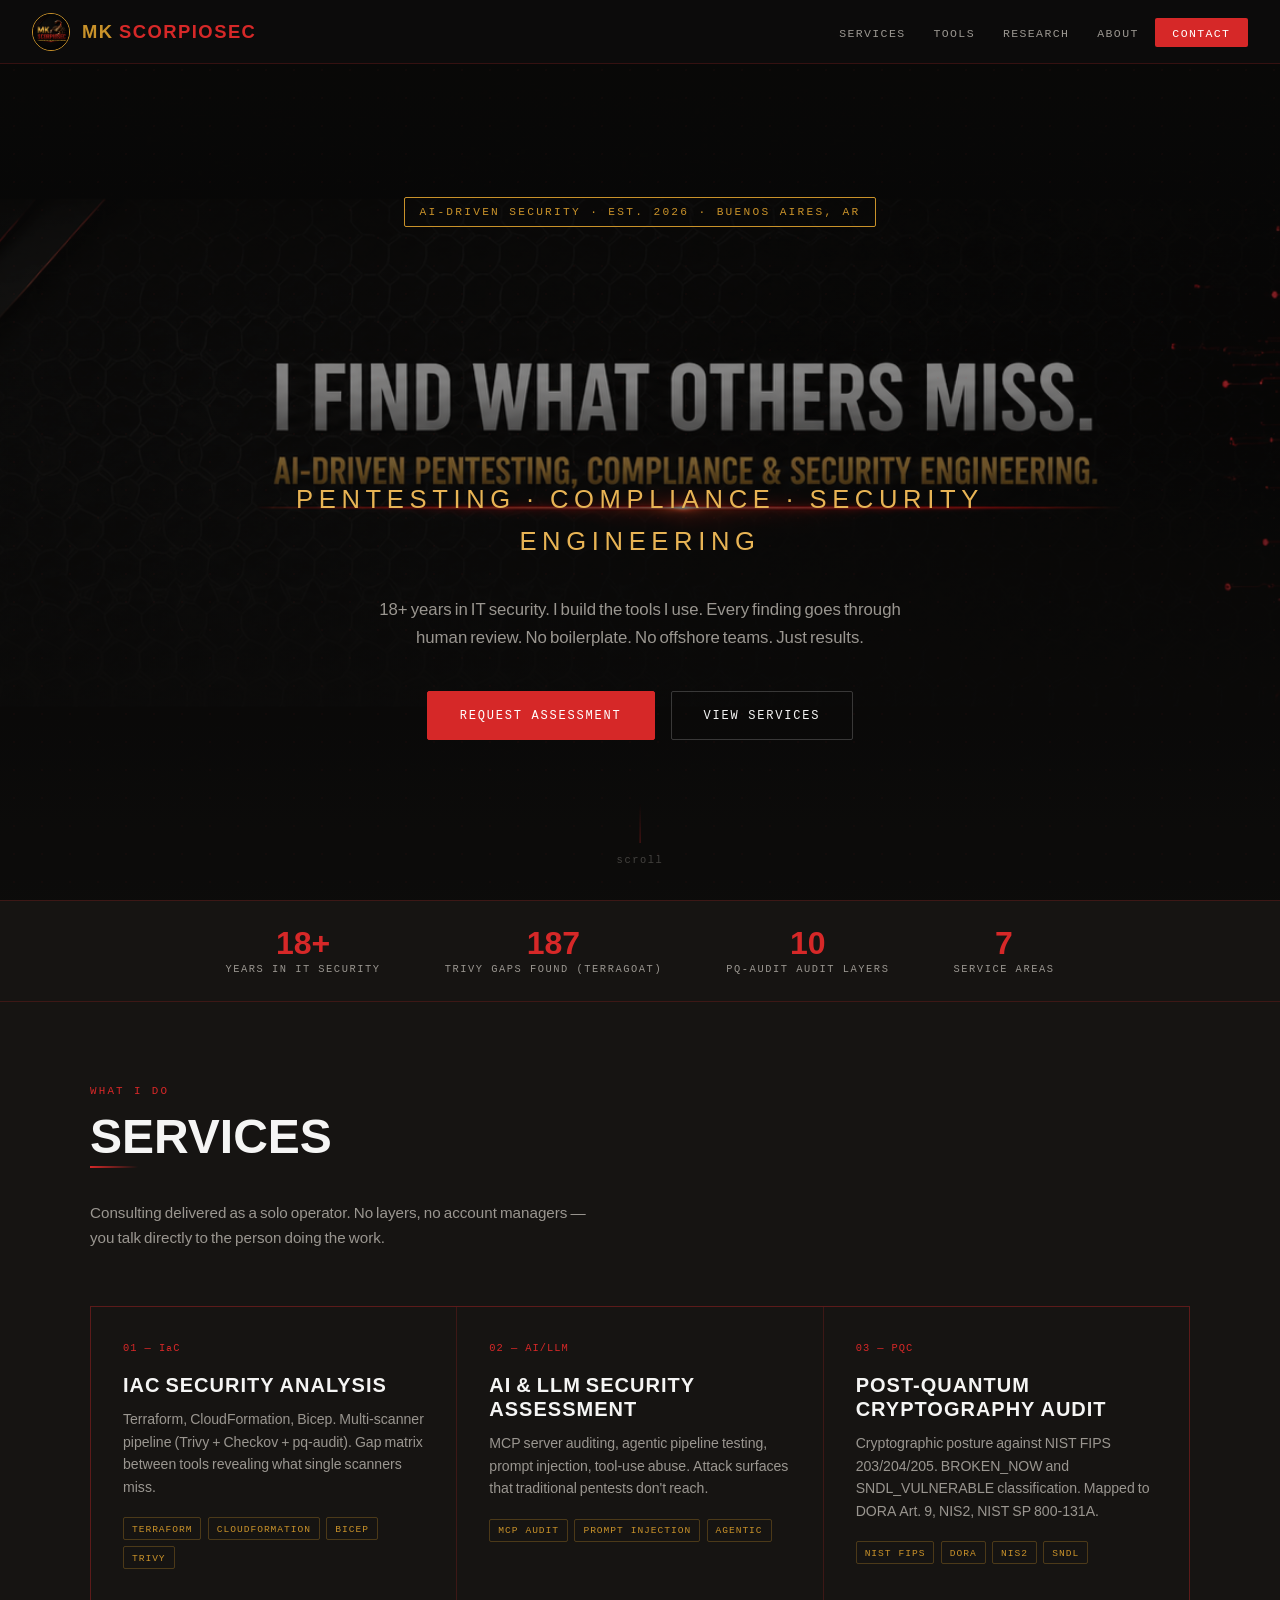
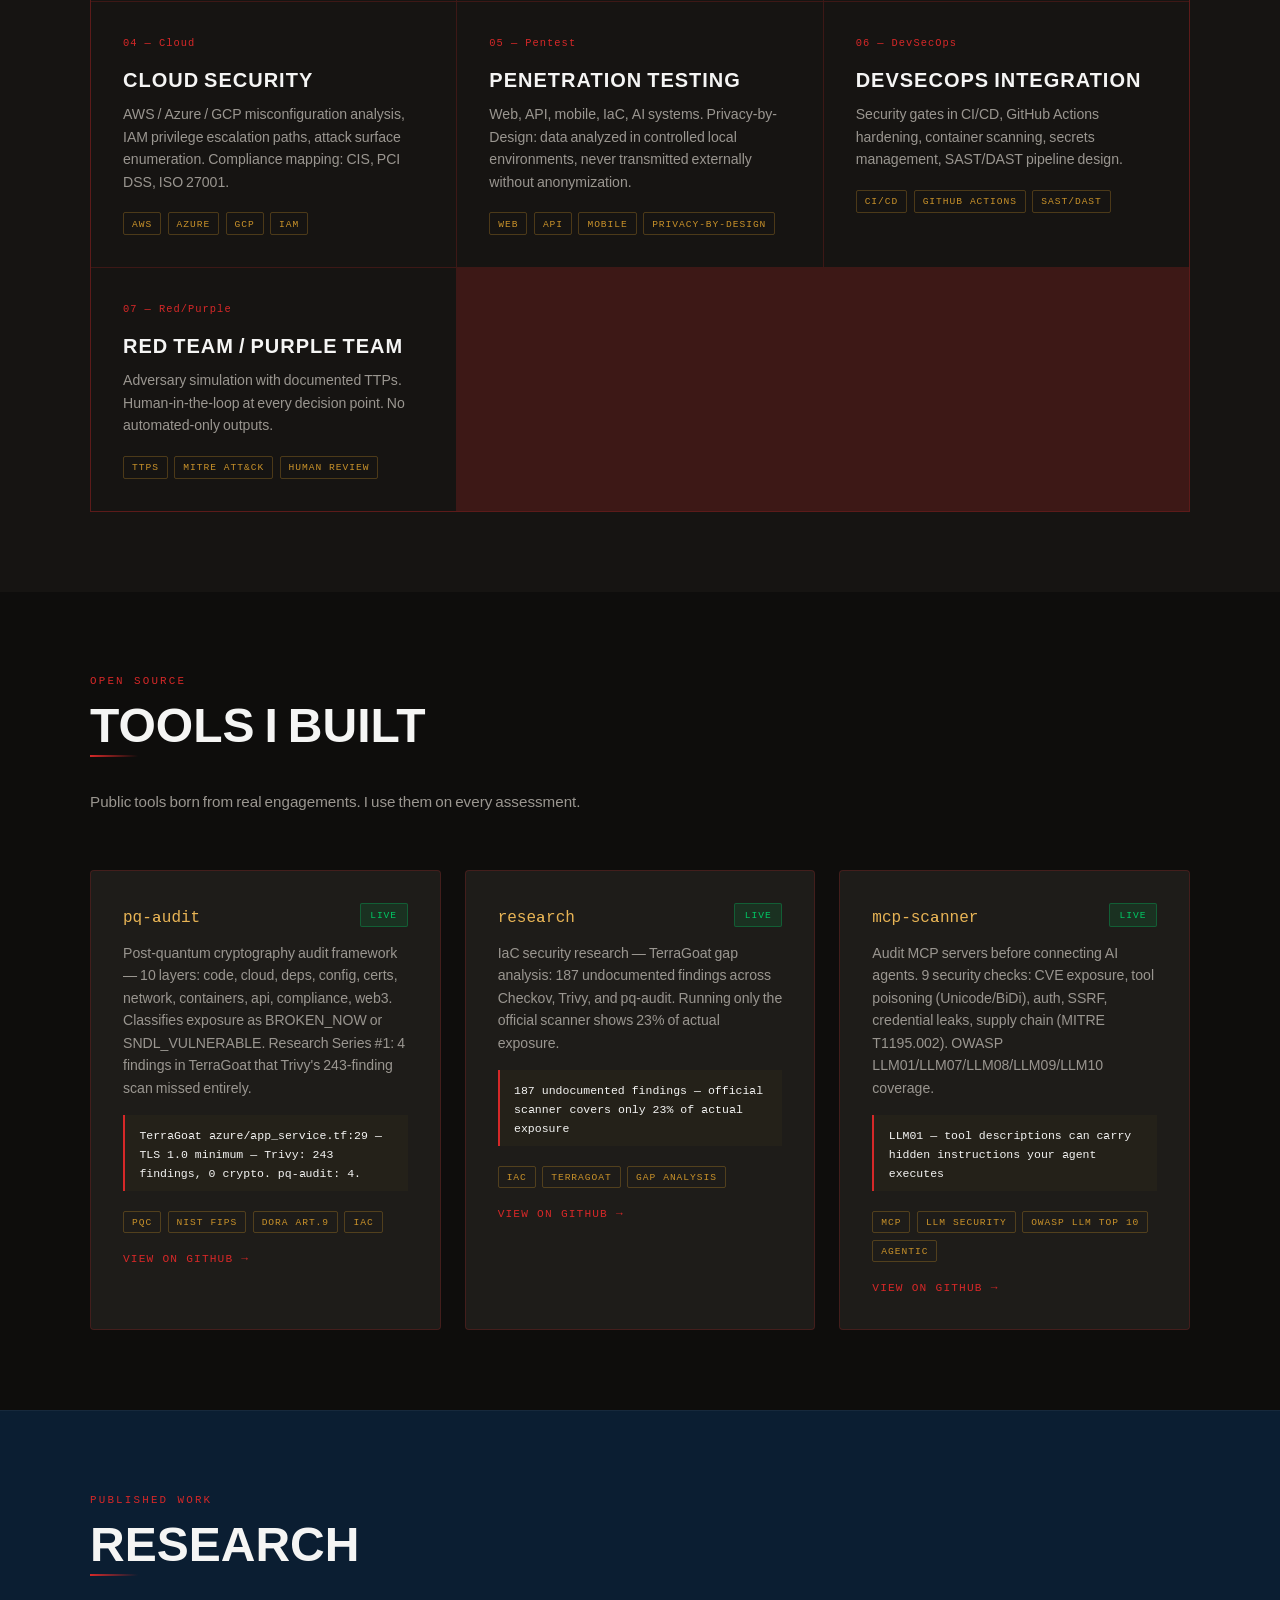
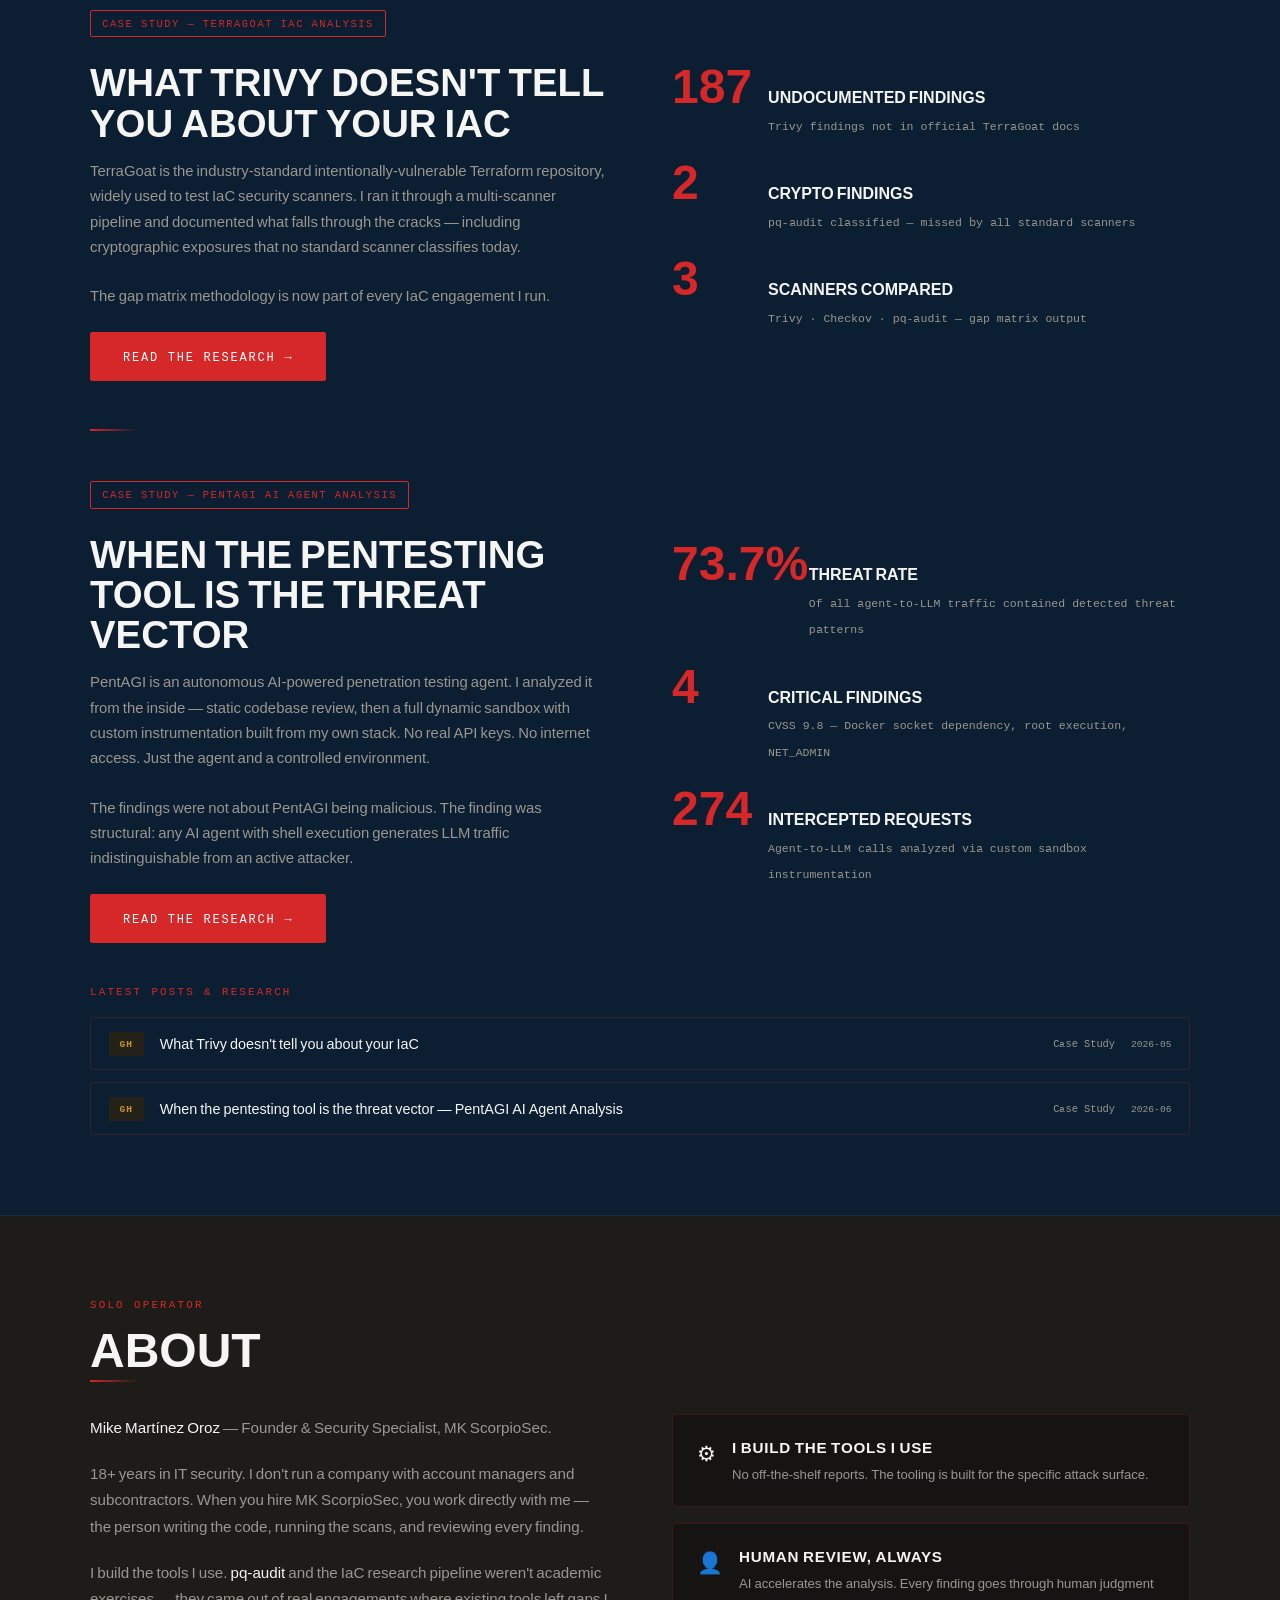
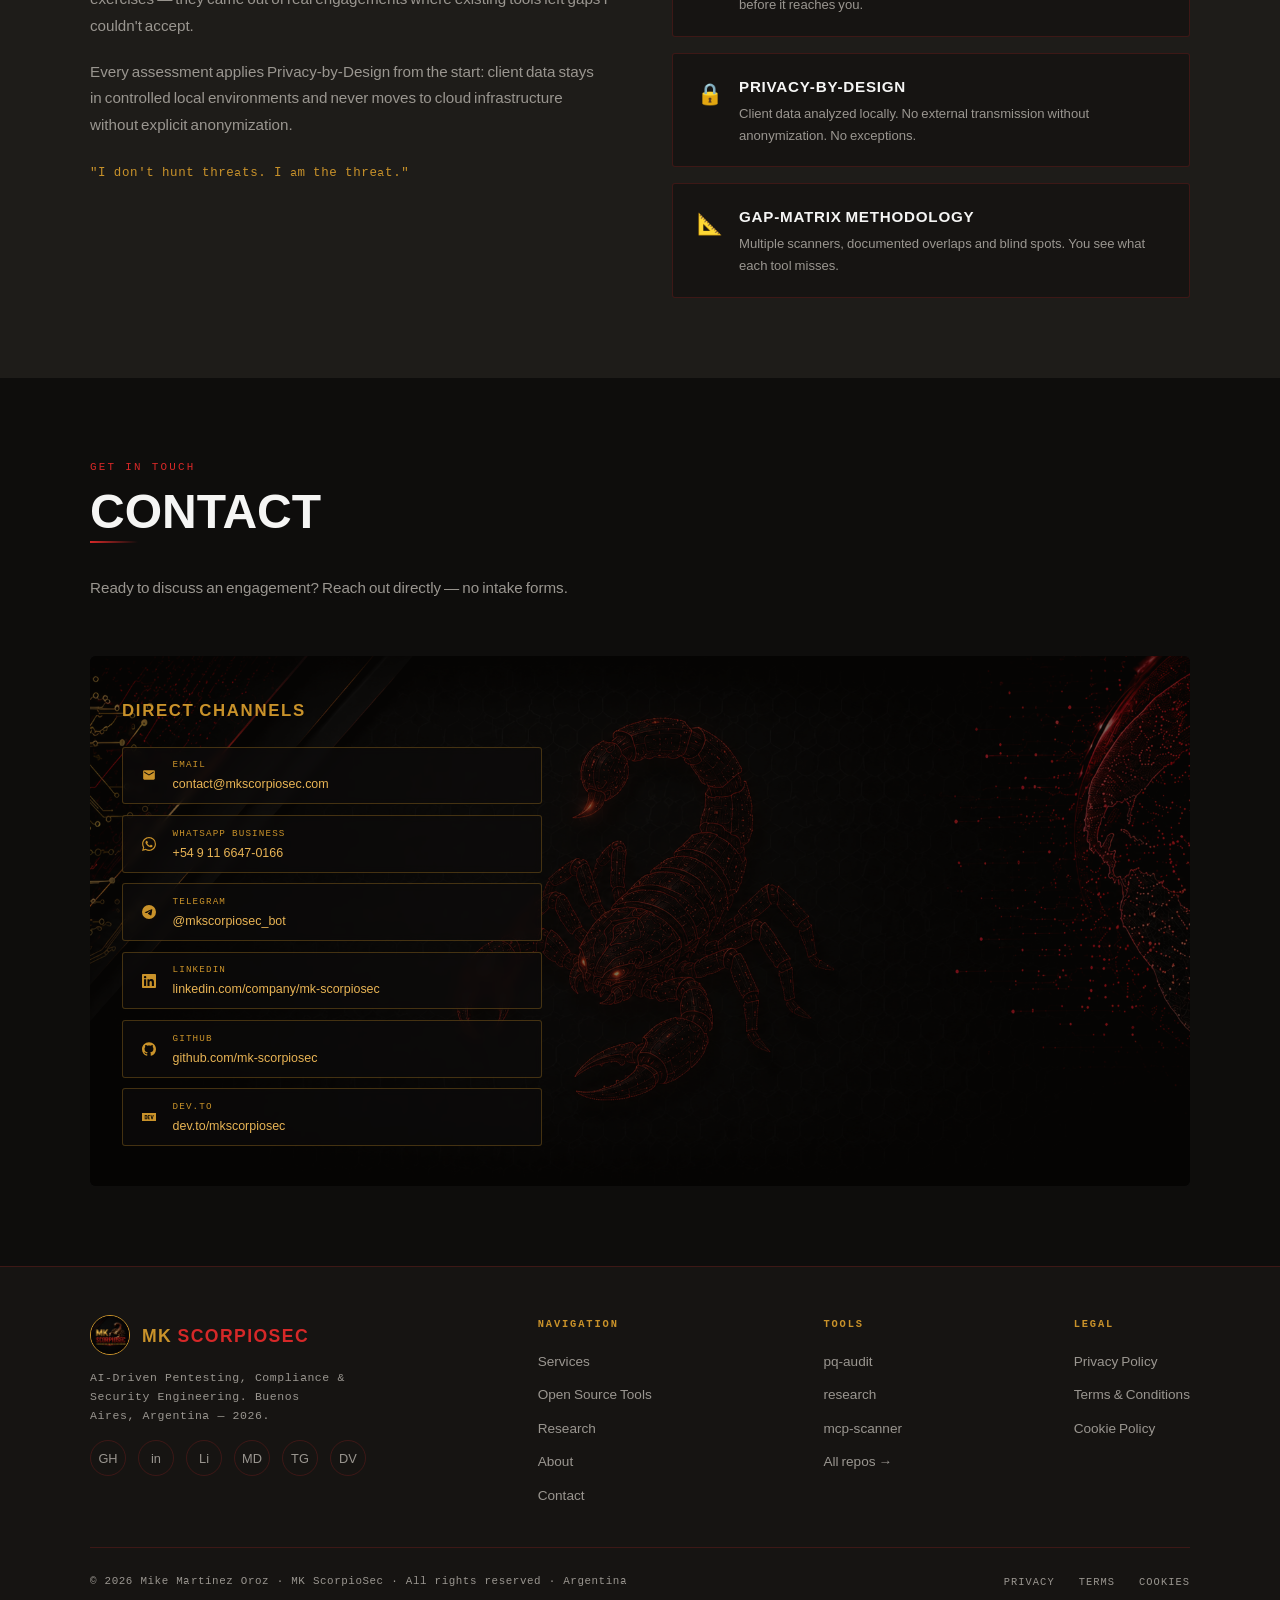
<file: index.html>
<!DOCTYPE html>
<html lang="en">
<head>
<meta charset="UTF-8">
<link rel="stylesheet" href="/assets/css/fonts.css">
<meta http-equiv="Content-Security-Policy" content="default-src 'self'; style-src 'self' 'unsafe-inline'; font-src 'self'; script-src 'self'; img-src 'self' data: https:; connect-src 'self'; object-src 'none'; frame-src 'none'; frame-ancestors 'none'; base-uri 'self'; form-action 'none'; upgrade-insecure-requests;">
<meta http-equiv="X-Frame-Options" content="DENY">
<meta http-equiv="X-Content-Type-Options" content="nosniff">
<meta name="referrer" content="no-referrer-when-downgrade">
<meta http-equiv="Permissions-Policy" content="camera=(), microphone=(), geolocation=(), payment=()">
<meta name="viewport" content="width=device-width, initial-scale=1.0">
<meta name="description" content="MK ScorpioSec — AI-Driven Pentesting, Compliance & Security Engineering. IaC security, LLM assessment, post-quantum cryptography, cloud security.">
<meta name="author" content="Mike Martínez Oroz">
<meta property="og:title" content="MK ScorpioSec — I find what others miss.">
<meta property="og:description" content="AI-Driven Pentesting, Compliance & Security Engineering by Mike Martínez Oroz.">
<meta property="og:image" content="assets/banner.png">
<meta property="og:type" content="website">
<meta name="theme-color" content="#D62828">
<title>MK ScorpioSec — I find what others miss.</title>

<style>
:root {
  --red: #D62828;
  --red-dim: #a81e1e;
  --gold: #C9922A;
  --gold-light: #e8b455;
  --dark: #0e0d0c;
  --dark2: #161412;
  --dark3: #1e1c19;
  --surface: #242119;
  --light: #F5F5F4;
  --muted: #9a9690;
  --border: rgba(214,40,40,0.2);
  --font-head: 'Barlow Condensed', sans-serif;
  --font-body: 'Barlow', sans-serif;
  --font-mono: 'IBM Plex Mono', monospace;
}

*, *::before, *::after { box-sizing: border-box; margin: 0; padding: 0; }
html { scroll-behavior: smooth; }
body {
  background: var(--dark);
  color: var(--light);
  font-family: var(--font-body);
  font-weight: 300;
  line-height: 1.65;
  overflow-x: hidden;
}

::-webkit-scrollbar { width: 4px; }
::-webkit-scrollbar-track { background: var(--dark); }
::-webkit-scrollbar-thumb { background: var(--red); border-radius: 2px; }
::selection { background: var(--red); color: #fff; }

/* ── NAV ── */
nav {
  position: fixed;
  top: 0; left: 0; right: 0;
  z-index: 1000;
  display: flex;
  align-items: center;
  justify-content: space-between;
  padding: 0 2rem;
  height: 64px;
  background: rgba(14,13,12,0.92);
  backdrop-filter: blur(12px);
  border-bottom: 1px solid var(--border);
  transition: all 0.3s;
}
nav.scrolled { height: 56px; border-bottom-color: rgba(214,40,40,0.4); }

.nav-logo {
  display: flex;
  align-items: center;
  gap: 0.75rem;
  text-decoration: none;
}
.nav-logo img {
  height: 38px; width: 38px;
  border-radius: 50%;
  object-fit: cover;
  border: 1.5px solid var(--gold);
}
.nav-logo-text {
  font-family: var(--font-head);
  font-weight: 700;
  font-size: 1.15rem;
  letter-spacing: 0.08em;
  text-transform: uppercase;
  color: var(--red);
}
.nav-logo-text .mk { color: var(--gold); }

.nav-links { display: flex; gap: 0.25rem; list-style: none; }
.nav-links a {
  color: var(--muted);
  text-decoration: none;
  font-family: var(--font-mono);
  font-size: 0.72rem;
  text-transform: uppercase;
  letter-spacing: 0.12em;
  padding: 0.4rem 0.75rem;
  transition: color 0.2s;
  position: relative;
}
.nav-links a::after {
  content: '';
  position: absolute;
  bottom: 0; left: 0.75rem; right: 0.75rem;
  height: 1px;
  background: var(--red);
  transform: scaleX(0);
  transition: transform 0.2s;
}
.nav-links a:hover { color: var(--light); }
.nav-links a:hover::after { transform: scaleX(1); }

.nav-cta {
  background: var(--red);
  color: #fff !important;
  padding: 0.45rem 1.1rem !important;
  border-radius: 2px;
}
.nav-cta:hover { background: var(--red-dim) !important; }
.nav-cta::after { display: none !important; }

.hamburger {
  display: none;
  flex-direction: column;
  gap: 5px;
  cursor: pointer;
  padding: 4px;
}
.hamburger span { display: block; width: 22px; height: 2px; background: var(--light); transition: all 0.3s; }

/* ── HERO ── */
#hero {
  min-height: 100vh;
  display: flex;
  flex-direction: column;
  justify-content: center;
  align-items: center;
  text-align: center;
  padding: 100px 2rem 4rem;
  position: relative;
  overflow: hidden;
}
.hero-bg {
  position: absolute; inset: 0;
  background: url('assets/banner.png') center/cover no-repeat;
  opacity: 0.6;
  z-index: 0;
}
.hero-bg::after {
  content: '';
  position: absolute; inset: 0;
  background: linear-gradient(to bottom, rgba(14,13,12,0.45) 0%, rgba(14,13,12,0.15) 45%, rgba(14,13,12,0.88) 100%);
}
.hero-hex {
  position: absolute; inset: 0; z-index: 0;
  background-image: radial-gradient(circle, rgba(214,40,40,0.06) 1px, transparent 1px);
  background-size: 28px 28px;
  opacity: 0.6;
}
.hero-content { position: relative; z-index: 1; max-width: 860px; }

.hero-tag {
  display: inline-block;
  font-family: var(--font-mono);
  font-size: 0.7rem;
  letter-spacing: 0.2em;
  text-transform: uppercase;
  color: var(--gold);
  border: 1px solid var(--gold);
  padding: 0.3rem 0.9rem;
  border-radius: 2px;
  margin-bottom: 1.8rem;
  animation: fadeIn 0.6s ease both;
}
.hero-title {
  font-family: var(--font-head);
  font-weight: 900;
  font-size: clamp(3.2rem, 9vw, 7.5rem);
  line-height: 0.92;
  letter-spacing: -0.01em;
  text-transform: uppercase;
  color: var(--light);
  margin-bottom: 0.6rem;
  animation: slideUp 0.7s ease 0.15s both;
}
.hero-title .accent { color: var(--red); }
.hero-subtitle {
  font-family: var(--font-head);
  font-weight: 300;
  font-size: clamp(1.1rem, 2.5vw, 1.6rem);
  letter-spacing: 0.22em;
  text-transform: uppercase;
  color: var(--gold-light);
  margin-bottom: 2rem;
  animation: slideUp 0.7s ease 0.25s both;
}
.hero-desc {
  font-size: 1.05rem;
  color: var(--muted);
  max-width: 560px;
  margin: 0 auto 2.5rem;
  line-height: 1.7;
  animation: fadeIn 0.7s ease 0.4s both;
}
.hero-actions {
  display: flex; gap: 1rem; justify-content: center; flex-wrap: wrap;
  animation: fadeIn 0.7s ease 0.55s both;
}
.hero-scroll {
  position: absolute; bottom: 2rem; left: 50%;
  transform: translateX(-50%);
  z-index: 1;
  animation: bounce 2s infinite;
  opacity: 0.4;
  font-family: var(--font-mono);
  font-size: 0.65rem;
  letter-spacing: 0.15em;
  color: var(--muted);
  text-align: center;
}
.hero-scroll::before {
  content: '';
  display: block;
  width: 1px; height: 40px;
  background: linear-gradient(to bottom, transparent, var(--red));
  margin: 0 auto 0.5rem;
}

/* ── BUTTONS ── */
.btn-primary {
  background: var(--red); color: #fff;
  text-decoration: none;
  font-family: var(--font-mono);
  font-size: 0.75rem;
  letter-spacing: 0.15em;
  text-transform: uppercase;
  padding: 0.85rem 2rem;
  border-radius: 2px;
  transition: all 0.2s;
  border: 1px solid var(--red);
}
.btn-primary:hover { background: transparent; color: var(--red); }
.btn-ghost {
  background: transparent; color: var(--light);
  text-decoration: none;
  font-family: var(--font-mono);
  font-size: 0.75rem;
  letter-spacing: 0.15em;
  text-transform: uppercase;
  padding: 0.85rem 2rem;
  border-radius: 2px;
  border: 1px solid rgba(245,245,244,0.2);
  transition: all 0.2s;
}
.btn-ghost:hover { border-color: var(--light); }

/* ── STATS BAR ── */
.stats-bar {
  background: var(--dark2);
  border-top: 1px solid var(--border);
  border-bottom: 1px solid var(--border);
  padding: 1.5rem 2rem;
  display: flex;
  justify-content: center;
  gap: 4rem;
  flex-wrap: wrap;
}
.stat { text-align: center; }
.stat-num {
  font-family: var(--font-head);
  font-weight: 700; font-size: 2rem;
  color: var(--red); line-height: 1;
}
.stat-label {
  font-family: var(--font-mono);
  font-size: 0.65rem;
  letter-spacing: 0.15em;
  text-transform: uppercase;
  color: var(--muted);
  margin-top: 0.2rem;
}

/* ── SECTIONS ── */
section { padding: 5rem 2rem; }
.section-inner { max-width: 1100px; margin: 0 auto; }
.section-label {
  font-family: var(--font-mono);
  font-size: 0.68rem;
  letter-spacing: 0.2em;
  text-transform: uppercase;
  color: var(--red);
  margin-bottom: 0.6rem;
}
.section-title {
  font-family: var(--font-head);
  font-weight: 700;
  font-size: clamp(2rem, 4vw, 3rem);
  text-transform: uppercase;
  line-height: 1;
  color: var(--light);
  margin-bottom: 0.5rem;
}
.section-sub { color: var(--muted); font-size: 0.95rem; max-width: 520px; margin-bottom: 3.5rem; }
.section-divider { width: 3rem; height: 2px; background: linear-gradient(to right, var(--red), transparent); margin-bottom: 2rem; }

/* ── SERVICES ── */
#services { background: var(--dark2); }
.services-grid {
  display: grid;
  grid-template-columns: repeat(auto-fill, minmax(300px, 1fr));
  gap: 1px;
  background: var(--border);
  border: 1px solid var(--border);
}
.service-card {
  background: var(--dark2);
  padding: 2rem;
  transition: background 0.2s;
  position: relative;
  overflow: hidden;
}
.service-card::before {
  content: ''; position: absolute; top: 0; left: 0;
  width: 2px; height: 0;
  background: var(--red);
  transition: height 0.3s;
}
.service-card:hover { background: var(--dark3); }
.service-card:hover::before { height: 100%; }
.service-num { font-family: var(--font-mono); font-size: 0.65rem; color: var(--red); letter-spacing: 0.1em; margin-bottom: 1rem; }
.service-name { font-family: var(--font-head); font-weight: 600; font-size: 1.25rem; text-transform: uppercase; letter-spacing: 0.05em; color: var(--light); margin-bottom: 0.75rem; line-height: 1.2; }
.service-desc { font-size: 0.88rem; color: var(--muted); line-height: 1.6; }
.service-tags { display: flex; flex-wrap: wrap; gap: 0.4rem; margin-top: 1.2rem; }
.tag {
  font-family: var(--font-mono); font-size: 0.6rem;
  letter-spacing: 0.1em; text-transform: uppercase;
  color: var(--gold); border: 1px solid rgba(201,146,42,0.3);
  padding: 0.15rem 0.5rem; border-radius: 2px;
}

/* ── TOOLS ── */
#tools { background: var(--dark); }
.tools-grid { display: grid; grid-template-columns: repeat(auto-fill, minmax(320px, 1fr)); gap: 1.5rem; }
.tool-card {
  background: var(--dark3); border: 1px solid var(--border);
  padding: 2rem; border-radius: 4px;
  transition: border-color 0.2s, transform 0.2s;
  text-decoration: none; display: block; color: inherit;
}
.tool-card:hover { border-color: var(--red); transform: translateY(-3px); }
.tool-header { display: flex; align-items: flex-start; justify-content: space-between; margin-bottom: 0.75rem; }
.tool-name { font-family: var(--font-mono); font-weight: 500; font-size: 1rem; color: var(--gold-light); }
.tool-status { font-family: var(--font-mono); font-size: 0.6rem; letter-spacing: 0.1em; text-transform: uppercase; padding: 0.2rem 0.6rem; border-radius: 2px; }
.status-live { background: rgba(0,200,100,0.12); color: #00c864; border: 1px solid rgba(0,200,100,0.3); }
.status-soon { background: rgba(201,146,42,0.12); color: var(--gold); border: 1px solid rgba(201,146,42,0.3); }
.tool-desc { font-size: 0.88rem; color: var(--muted); line-height: 1.6; margin-bottom: 1rem; }
.tool-finding {
  background: var(--surface); border-left: 2px solid var(--red);
  padding: 0.6rem 0.9rem;
  font-family: var(--font-mono); font-size: 0.72rem; color: var(--light);
  margin-bottom: 1rem;
}
.tool-link { font-family: var(--font-mono); font-size: 0.7rem; letter-spacing: 0.1em; color: var(--red); text-transform: uppercase; }
.tool-link::after { content: ' →'; }

/* ── RESEARCH ── */
#research { background: #0b1e32; border-top: 1px solid rgba(255,255,255,0.05); border-bottom: 1px solid rgba(255,255,255,0.05); }
.research-card { display: grid; grid-template-columns: 1fr 1fr; gap: 4rem; align-items: center; }
.research-badge {
  display: inline-block; font-family: var(--font-mono);
  font-size: 0.65rem; letter-spacing: 0.15em; text-transform: uppercase;
  color: var(--red); border: 1px solid var(--red);
  padding: 0.25rem 0.7rem; border-radius: 2px; margin-bottom: 1.5rem;
}
.research-title { font-family: var(--font-head); font-weight: 700; font-size: clamp(1.6rem, 3vw, 2.5rem); text-transform: uppercase; line-height: 1.05; color: var(--light); margin-bottom: 1rem; }
.research-text { font-size: 0.93rem; color: var(--muted); line-height: 1.7; margin-bottom: 1.5rem; }
.research-stats { display: flex; flex-direction: column; gap: 1.2rem; }
.r-stat { display: flex; align-items: baseline; gap: 1rem; }
.r-stat-num { font-family: var(--font-head); font-weight: 900; font-size: 3rem; color: var(--red); line-height: 1; min-width: 80px; }
.r-stat-info strong { font-family: var(--font-head); font-weight: 600; font-size: 1rem; text-transform: uppercase; display: block; color: var(--light); }
.r-stat-info span { font-family: var(--font-mono); font-size: 0.72rem; color: var(--muted); }

/* ── ABOUT ── */
#about { background: var(--dark3); }
.about-grid { display: grid; grid-template-columns: 1fr 1fr; gap: 4rem; align-items: start; }
.about-text p { font-size: 0.95rem; color: var(--muted); line-height: 1.75; margin-bottom: 1.2rem; }
.about-text p strong { color: var(--light); font-weight: 500; }
.about-principles { display: flex; flex-direction: column; gap: 1rem; }
.principle {
  background: var(--dark2); border: 1px solid var(--border);
  padding: 1.25rem 1.5rem; border-radius: 3px;
  display: flex; align-items: flex-start; gap: 1rem;
}
.principle-icon { font-size: 1.3rem; flex-shrink: 0; margin-top: 0.1rem; }
.principle-title { font-family: var(--font-head); font-weight: 600; font-size: 0.95rem; text-transform: uppercase; letter-spacing: 0.05em; color: var(--light); margin-bottom: 0.25rem; }
.principle-desc { font-size: 0.82rem; color: var(--muted); }

/* ── CONTACT ── */
#contact { background: var(--dark); }
.contact-grid { display: grid; grid-template-columns: 1fr 1fr; gap: 4rem; }
.contact-form { display: flex; flex-direction: column; gap: 1rem; }
.form-row { display: grid; grid-template-columns: 1fr 1fr; gap: 1rem; }
.form-group { display: flex; flex-direction: column; gap: 0.4rem; }
.form-group label { font-family: var(--font-mono); font-size: 0.65rem; letter-spacing: 0.15em; text-transform: uppercase; color: var(--muted); }
.form-group input,
.form-group textarea,
.form-group select {
  background: var(--dark3); border: 1px solid rgba(245,245,244,0.1);
  color: var(--light); font-family: var(--font-body); font-size: 0.9rem;
  padding: 0.75rem 1rem; border-radius: 3px; outline: none;
  transition: border-color 0.2s; -webkit-appearance: none;
}
.form-group select { cursor: pointer; }
.form-group input:focus,
.form-group textarea:focus,
.form-group select:focus { border-color: var(--red); }
.form-group input::placeholder,
.form-group textarea::placeholder { color: rgba(154,150,144,0.5); }
.form-group textarea { resize: vertical; min-height: 130px; }
.contact-channels { display: flex; flex-direction: column; gap: 1rem; }
.contact-channels h3 { font-family: var(--font-head); font-weight: 600; font-size: 1.1rem; text-transform: uppercase; letter-spacing: 0.1em; color: var(--light); margin-bottom: 0.5rem; }
.contact-bg {
  position: relative; border-radius: 6px; overflow: hidden;
  background: url('assets/background_contact.png') center/cover no-repeat;
  padding: 2.5rem 2rem;
}
.contact-bg::before {
  content: ''; position: absolute; inset: 0;
  background: rgba(10,8,6,0.55); pointer-events: none;
}
.contact-channels { position: relative; z-index: 1; display: flex; flex-direction: column; gap: 0.65rem; max-width: 420px; }
.contact-channels h3 { font-family: var(--font-head); font-weight: 600; font-size: 1.05rem; text-transform: uppercase; letter-spacing: 0.1em; color: var(--gold); margin-bottom: 0.75rem; }
.channel {
  display: flex; align-items: center; gap: 0.75rem;
  text-decoration: none; color: var(--gold-light);
  padding: 0.55rem 0.85rem;
  background: rgba(14,13,12,0.6); border: 1px solid rgba(201,146,42,0.3);
  border-radius: 3px; transition: all 0.2s; font-size: 0.85rem;
  backdrop-filter: blur(4px);
}
.channel:hover { border-color: var(--gold); color: #fff; transform: translateX(3px); }
.channel-icon { width: 24px; height: 24px; display: flex; align-items: center; justify-content: center; flex-shrink: 0; }
.channel-icon svg { width: 14px; height: 14px; fill: var(--gold); }
.channel-label { font-family: var(--font-mono); font-size: 0.58rem; letter-spacing: 0.12em; text-transform: uppercase; color: var(--gold); display: block; margin-bottom: 0.04rem; }
.channel-value { font-size: 0.78rem; color: var(--gold-light); }

/* ── FOOTER ── */
footer { background: var(--dark2); border-top: 1px solid var(--border); padding: 3rem 2rem 2rem; }
.footer-inner { max-width: 1100px; margin: 0 auto; }
.footer-top { display: flex; justify-content: space-between; align-items: flex-start; flex-wrap: wrap; gap: 2rem; margin-bottom: 2.5rem; }
.footer-logo { display: flex; align-items: center; gap: 0.75rem; text-decoration: none; margin-bottom: 0.75rem; }
.footer-logo img { height: 40px; width: 40px; border-radius: 50%; object-fit: cover; border: 1.5px solid var(--gold); }
.footer-logo-text { font-family: var(--font-head); font-weight: 700; font-size: 1.1rem; letter-spacing: 0.08em; text-transform: uppercase; color: var(--red); }
.footer-logo-text .mk { color: var(--gold); }
.footer-tagline { font-family: var(--font-mono); font-size: 0.72rem; color: var(--muted); letter-spacing: 0.05em; max-width: 260px; }
.footer-links-group h4 { font-family: var(--font-mono); font-size: 0.65rem; letter-spacing: 0.18em; text-transform: uppercase; color: var(--gold); margin-bottom: 0.9rem; }
.footer-links-group ul { list-style: none; display: flex; flex-direction: column; gap: 0.45rem; }
.footer-links-group a { font-size: 0.85rem; color: var(--muted); text-decoration: none; transition: color 0.2s; }
.footer-links-group a:hover { color: var(--light); }
.footer-social { display: flex; gap: 0.75rem; flex-wrap: wrap; margin-top: 1rem; }
.social-link { display: flex; align-items: center; justify-content: center; width: 36px; height: 36px; border: 1px solid var(--border); border-radius: 50%; text-decoration: none; color: var(--muted); transition: all 0.2s; font-size: 0.8rem; }
.social-link:hover { border-color: var(--red); color: var(--red); transform: translateY(-2px); }
.footer-bottom { border-top: 1px solid var(--border); padding-top: 1.5rem; display: flex; justify-content: space-between; align-items: center; flex-wrap: wrap; gap: 1rem; }
.footer-copy { font-family: var(--font-mono); font-size: 0.68rem; color: var(--muted); letter-spacing: 0.05em; }
.footer-legal { display: flex; gap: 1.5rem; }
.footer-legal a { font-family: var(--font-mono); font-size: 0.65rem; letter-spacing: 0.1em; text-transform: uppercase; color: var(--muted); text-decoration: none; transition: color 0.2s; }
.footer-legal a:hover { color: var(--light); }

/* ── ANIMATIONS ── */
@keyframes fadeIn { from { opacity: 0; } to { opacity: 1; } }
@keyframes slideUp { from { opacity: 0; transform: translateY(24px); } to { opacity: 1; transform: translateY(0); } }
@keyframes bounce {
  0%, 100% { transform: translateX(-50%) translateY(0); }
  50% { transform: translateX(-50%) translateY(8px); }
}
.reveal { opacity: 0; transform: translateY(20px); transition: opacity 0.6s ease, transform 0.6s ease; }
.reveal.visible { opacity: 1; transform: translateY(0); }

/* ── RESPONSIVE ── */
@media (max-width: 820px) {
  .hamburger { display: flex; }
  .nav-links {
    display: none; position: fixed; top: 64px; left: 0; right: 0;
    background: var(--dark2); flex-direction: column;
    padding: 1.5rem; border-bottom: 1px solid var(--border); gap: 0;
  }
  .nav-links.open { display: flex; }
  .nav-links li { border-bottom: 1px solid var(--border); }
  .nav-links a { display: block; padding: 0.75rem 0; font-size: 0.85rem; }
  .research-card,
  .about-grid,
  .contact-grid { grid-template-columns: 1fr; gap: 2rem; }
  .form-row { grid-template-columns: 1fr; }
  .footer-top { flex-direction: column; }
  .stats-bar { gap: 2rem; }
}
@media (max-width: 480px) {
  section { padding: 3.5rem 1.25rem; }
  .services-grid,
  .tools-grid { grid-template-columns: 1fr; }
}
</style>
</head>
<body>

<!-- NAV -->
<nav id="navbar">
  <a href="#hero" class="nav-logo">
    <img src="assets/logo-sq.png" alt="MK ScorpioSec">
    <span class="nav-logo-text"><span class="mk">MK</span> SCORPIOSEC</span>
  </a>
  <ul class="nav-links" id="navLinks">
    <li><a href="#services">Services</a></li>
    <li><a href="#tools">Tools</a></li>
    <li><a href="#research">Research</a></li>
    <li><a href="#about">About</a></li>
    <li><a href="#contact" class="nav-cta">Contact</a></li>
  </ul>
  <div class="hamburger" id="hamburger" onclick="toggleMenu()">
    <span></span><span></span><span></span>
  </div>
</nav>

<!-- HERO -->
<section id="hero">
  <div class="hero-bg"></div>
  <div class="hero-hex"></div>
  <div class="hero-content">
    <span class="hero-tag">AI-Driven Security · Est. 2026 · Buenos Aires, AR</span>
    <h1 class="hero-title" style="visibility:hidden;" aria-hidden="true">I find what<br><span class="accent">others miss.</span></h1>
    <p class="hero-subtitle">Pentesting · Compliance · Security Engineering</p>
    <p class="hero-desc">
      18+ years in IT security. I build the tools I use.
      Every finding goes through human review.
      No boilerplate. No offshore teams. Just results.
    </p>
    <div class="hero-actions">
      <a href="#contact" class="btn-primary">Request Assessment</a>
      <a href="#services" class="btn-ghost">View Services</a>
    </div>
  </div>
  <div class="hero-scroll">scroll</div>
</section>

<!-- STATS BAR -->
<div class="stats-bar">
  <div class="stat reveal">
    <div class="stat-num">18+</div>
    <div class="stat-label">Years in IT Security</div>
  </div>
  <div class="stat reveal">
    <div class="stat-num">187</div>
    <div class="stat-label">Trivy gaps found (TerraGoat)</div>
  </div>
  <div class="stat reveal">
    <div class="stat-num">10</div>
    <div class="stat-label">pq-audit audit layers</div>
  </div>
  <div class="stat reveal">
    <div class="stat-num">7</div>
    <div class="stat-label">Service areas</div>
  </div>
</div>

<!-- SERVICES -->
<section id="services">
  <div class="section-inner">
    <p class="section-label reveal">What I do</p>
    <h2 class="section-title reveal">Services</h2>
    <div class="section-divider reveal"></div>
    <p class="section-sub reveal">Consulting delivered as a solo operator. No layers, no account managers — you talk directly to the person doing the work.</p>
    <div class="services-grid">

      <div class="service-card reveal">
        <div class="service-num">01 — IaC</div>
        <div class="service-name">IaC Security Analysis</div>
        <div class="service-desc">Terraform, CloudFormation, Bicep. Multi-scanner pipeline (Trivy + Checkov + pq-audit). Gap matrix between tools revealing what single scanners miss.</div>
        <div class="service-tags">
          <span class="tag">Terraform</span><span class="tag">CloudFormation</span>
          <span class="tag">Bicep</span><span class="tag">Trivy</span>
        </div>
      </div>

      <div class="service-card reveal">
        <div class="service-num">02 — AI/LLM</div>
        <div class="service-name">AI &amp; LLM Security Assessment</div>
        <div class="service-desc">MCP server auditing, agentic pipeline testing, prompt injection, tool-use abuse. Attack surfaces that traditional pentests don't reach.</div>
        <div class="service-tags">
          <span class="tag">MCP Audit</span><span class="tag">Prompt Injection</span><span class="tag">Agentic</span>
        </div>
      </div>

      <div class="service-card reveal">
        <div class="service-num">03 — PQC</div>
        <div class="service-name">Post-Quantum Cryptography Audit</div>
        <div class="service-desc">Cryptographic posture against NIST FIPS 203/204/205. BROKEN_NOW and SNDL_VULNERABLE classification. Mapped to DORA Art. 9, NIS2, NIST SP 800-131A.</div>
        <div class="service-tags">
          <span class="tag">NIST FIPS</span><span class="tag">DORA</span>
          <span class="tag">NIS2</span><span class="tag">SNDL</span>
        </div>
      </div>

      <div class="service-card reveal">
        <div class="service-num">04 — Cloud</div>
        <div class="service-name">Cloud Security</div>
        <div class="service-desc">AWS / Azure / GCP misconfiguration analysis, IAM privilege escalation paths, attack surface enumeration. Compliance mapping: CIS, PCI DSS, ISO 27001.</div>
        <div class="service-tags">
          <span class="tag">AWS</span><span class="tag">Azure</span>
          <span class="tag">GCP</span><span class="tag">IAM</span>
        </div>
      </div>

      <div class="service-card reveal">
        <div class="service-num">05 — Pentest</div>
        <div class="service-name">Penetration Testing</div>
        <div class="service-desc">Web, API, mobile, IaC, AI systems. Privacy-by-Design: data analyzed in controlled local environments, never transmitted externally without anonymization.</div>
        <div class="service-tags">
          <span class="tag">Web</span><span class="tag">API</span>
          <span class="tag">Mobile</span><span class="tag">Privacy-by-Design</span>
        </div>
      </div>

      <div class="service-card reveal">
        <div class="service-num">06 — DevSecOps</div>
        <div class="service-name">DevSecOps Integration</div>
        <div class="service-desc">Security gates in CI/CD, GitHub Actions hardening, container scanning, secrets management, SAST/DAST pipeline design.</div>
        <div class="service-tags">
          <span class="tag">CI/CD</span><span class="tag">GitHub Actions</span><span class="tag">SAST/DAST</span>
        </div>
      </div>

      <div class="service-card reveal">
        <div class="service-num">07 — Red/Purple</div>
        <div class="service-name">Red Team / Purple Team</div>
        <div class="service-desc">Adversary simulation with documented TTPs. Human-in-the-loop at every decision point. No automated-only outputs.</div>
        <div class="service-tags">
          <span class="tag">TTPs</span><span class="tag">MITRE ATT&amp;CK</span><span class="tag">Human Review</span>
        </div>
      </div>

    </div>
  </div>
</section>

<!-- TOOLS -->
<section id="tools">
  <div class="section-inner">
    <p class="section-label reveal">Open Source</p>
    <h2 class="section-title reveal">Tools I Built</h2>
    <div class="section-divider reveal"></div>
    <p class="section-sub reveal">Public tools born from real engagements. I use them on every assessment.</p>
    <div class="tools-grid">

      <a href="https://github.com/MK-ScorpioSec/pq-audit" target="_blank" rel="noopener" class="tool-card reveal">
        <div class="tool-header">
          <div class="tool-name">pq-audit</div>
          <span class="tool-status status-live">Live</span>
        </div>
        <div class="tool-desc">Post-quantum cryptography audit framework — 10 layers: code, cloud, deps, config, certs, network, containers, api, compliance, web3. Classifies exposure as BROKEN_NOW or SNDL_VULNERABLE. Research Series #1: 4 findings in TerraGoat that Trivy's 243-finding scan missed entirely.</div>
        <div class="tool-finding">TerraGoat azure/app_service.tf:29 — TLS 1.0 minimum — Trivy: 243 findings, 0 crypto. pq-audit: 4.</div>
        <div class="service-tags" style="margin-bottom:1rem">
          <span class="tag">PQC</span><span class="tag">NIST FIPS</span><span class="tag">DORA Art.9</span><span class="tag">IaC</span>
        </div>
        <div class="tool-link">View on GitHub</div>
      </a>

      <a href="https://github.com/MK-ScorpioSec/research" target="_blank" rel="noopener" class="tool-card reveal">
        <div class="tool-header">
          <div class="tool-name">research</div>
          <span class="tool-status status-live">Live</span>
        </div>
        <div class="tool-desc">IaC security research — TerraGoat gap analysis: 187 undocumented findings across Checkov, Trivy, and pq-audit. Running only the official scanner shows 23% of actual exposure.</div>
        <div class="tool-finding">187 undocumented findings — official scanner covers only 23% of actual exposure</div>
        <div class="service-tags" style="margin-bottom:1rem">
          <span class="tag">IaC</span><span class="tag">TerraGoat</span><span class="tag">Gap Analysis</span>
        </div>
        <div class="tool-link">View on GitHub</div>
      </a>

      <a href="https://github.com/MK-ScorpioSec/mcp-scanner" target="_blank" rel="noopener" class="tool-card reveal">
        <div class="tool-header">
          <div class="tool-name">mcp-scanner</div>
          <span class="tool-status status-live">Live</span>
        </div>
        <div class="tool-desc">Audit MCP servers before connecting AI agents. 9 security checks: CVE exposure, tool poisoning (Unicode/BiDi), auth, SSRF, credential leaks, supply chain (MITRE T1195.002). OWASP LLM01/LLM07/LLM08/LLM09/LLM10 coverage.</div>
        <div class="tool-finding">LLM01 — tool descriptions can carry hidden instructions your agent executes</div>
        <div class="service-tags" style="margin-bottom:1rem">
          <span class="tag">MCP</span><span class="tag">LLM Security</span><span class="tag">OWASP LLM Top 10</span><span class="tag">Agentic</span>
        </div>
        <div class="tool-link">View on GitHub</div>
      </a>

    </div>
  </div>
</section>

<!-- RESEARCH -->
<section id="research">
  <div class="section-inner">
    <p class="section-label reveal">Published Work</p>
    <h2 class="section-title reveal">Research</h2>
    <div class="section-divider reveal"></div>
    <div class="research-card">
      <div class="reveal">
        <span class="research-badge">Case Study — TerraGoat IaC Analysis</span>
        <h3 class="research-title">What Trivy doesn't tell you about your IaC</h3>
        <p class="research-text">
          TerraGoat is the industry-standard intentionally-vulnerable Terraform repository,
          widely used to test IaC security scanners. I ran it through a multi-scanner pipeline
          and documented what falls through the cracks — including cryptographic exposures
          that no standard scanner classifies today.
        </p>
        <p class="research-text">The gap matrix methodology is now part of every IaC engagement I run.</p>
        <a href="https://github.com/MK-ScorpioSec/research/tree/main/terragoat-2026-04" target="_blank" rel="noopener" class="btn-primary" style="display:inline-block">Read the Research →</a>
      </div>
      <div class="research-stats reveal">
        <div class="r-stat">
          <div class="r-stat-num">187</div>
          <div class="r-stat-info">
            <strong>Undocumented Findings</strong>
            <span>Trivy findings not in official TerraGoat docs</span>
          </div>
        </div>
        <div class="r-stat">
          <div class="r-stat-num">2</div>
          <div class="r-stat-info">
            <strong>Crypto Findings</strong>
            <span>pq-audit classified — missed by all standard scanners</span>
          </div>
        </div>
        <div class="r-stat">
          <div class="r-stat-num">3</div>
          <div class="r-stat-info">
            <strong>Scanners Compared</strong>
            <span>Trivy · Checkov · pq-audit — gap matrix output</span>
          </div>
        </div>
      </div>
    </div>

    <div class="section-divider reveal" style="margin:3rem 0"></div>
    <div class="research-card">
      <div class="reveal">
        <span class="research-badge">Case Study — PentAGI AI Agent Analysis</span>
        <h3 class="research-title">When the pentesting tool is the threat vector</h3>
        <p class="research-text">
          PentAGI is an autonomous AI-powered penetration testing agent. I analyzed it from the inside — static codebase review, then a full dynamic sandbox with custom instrumentation built from my own stack. No real API keys. No internet access. Just the agent and a controlled environment.
        </p>
        <p class="research-text">The findings were not about PentAGI being malicious. The finding was structural: any AI agent with shell execution generates LLM traffic indistinguishable from an active attacker.</p>
        <a href="https://github.com/MK-ScorpioSec/research/tree/main/pentagi-2026-04" target="_blank" rel="noopener" class="btn-primary" style="display:inline-block">Read the Research &#8594;</a>
      </div>
      <div class="research-stats reveal">
        <div class="r-stat">
          <div class="r-stat-num">73.7%</div>
          <div class="r-stat-info">
            <strong>Threat Rate</strong>
            <span>Of all agent-to-LLM traffic contained detected threat patterns</span>
          </div>
        </div>
        <div class="r-stat">
          <div class="r-stat-num">4</div>
          <div class="r-stat-info">
            <strong>Critical Findings</strong>
            <span>CVSS 9.8 — Docker socket dependency, root execution, NET_ADMIN</span>
          </div>
        </div>
        <div class="r-stat">
          <div class="r-stat-num">274</div>
          <div class="r-stat-info">
            <strong>Intercepted Requests</strong>
            <span>Agent-to-LLM calls analyzed via custom sandbox instrumentation</span>
          </div>
        </div>
      </div>
    </div>
    <div id="posts-feed" style="margin-top:2.5rem"></div>
  </div>
</section>

<!-- ABOUT -->
<section id="about">
  <div class="section-inner">
    <p class="section-label reveal">Solo operator</p>
    <h2 class="section-title reveal">About</h2>
    <div class="section-divider reveal"></div>
    <div class="about-grid">
      <div class="about-text reveal">
        <p><strong>Mike Martínez Oroz</strong> — Founder &amp; Security Specialist, MK ScorpioSec.</p>
        <p>18+ years in IT security. I don't run a company with account managers and subcontractors.
        When you hire MK ScorpioSec, you work directly with me — the person writing the code, running the scans, and reviewing every finding.</p>
        <p>I build the tools I use. <strong>pq-audit</strong> and the IaC research pipeline weren't academic exercises — they came out of real engagements where existing tools left gaps I couldn't accept.</p>
        <p>Every assessment applies Privacy-by-Design from the start: client data stays in controlled local environments and never moves to cloud infrastructure without explicit anonymization.</p>
        <p style="font-family:var(--font-mono);font-size:0.78rem;color:var(--gold);letter-spacing:0.05em;margin-top:1.5rem">
          "I don't hunt threats. I am the threat."
        </p>
      </div>
      <div class="about-principles reveal">
        <div class="principle">
          <div class="principle-icon">⚙</div>
          <div>
            <div class="principle-title">I build the tools I use</div>
            <div class="principle-desc">No off-the-shelf reports. The tooling is built for the specific attack surface.</div>
          </div>
        </div>
        <div class="principle">
          <div class="principle-icon">👤</div>
          <div>
            <div class="principle-title">Human review, always</div>
            <div class="principle-desc">AI accelerates the analysis. Every finding goes through human judgment before it reaches you.</div>
          </div>
        </div>
        <div class="principle">
          <div class="principle-icon">🔒</div>
          <div>
            <div class="principle-title">Privacy-by-Design</div>
            <div class="principle-desc">Client data analyzed locally. No external transmission without anonymization. No exceptions.</div>
          </div>
        </div>
        <div class="principle">
          <div class="principle-icon">📐</div>
          <div>
            <div class="principle-title">Gap-matrix methodology</div>
            <div class="principle-desc">Multiple scanners, documented overlaps and blind spots. You see what each tool misses.</div>
          </div>
        </div>
      </div>
    </div>
  </div>
</section>

<!-- CONTACT -->
<section id="contact">
  <div class="section-inner">
    <p class="section-label reveal">Get in touch</p>
    <h2 class="section-title reveal">Contact</h2>
    <div class="section-divider reveal"></div>
    <p class="section-sub reveal">Ready to discuss an engagement? Reach out directly — no intake forms.</p>
    <div class="contact-bg reveal">
      <div class="contact-channels">
        <h3>Direct Channels</h3>

        <a class="channel" href="#" onclick="handleEmailClick(event)" title="Email">
          <div class="channel-icon"><svg viewBox="0 0 24 24"><path d="M20 4H4c-1.1 0-2 .9-2 2v12c0 1.1.9 2 2 2h16c1.1 0 2-.9 2-2V6c0-1.1-.9-2-2-2zm0 4l-8 5-8-5V6l8 5 8-5v2z"/></svg></div>
          <div><span class="channel-label">Email</span><span class="channel-value">contact&#64;mkscorpiosec&#46;com</span></div>
        </a>
        <div id="email-toast" style="display:none;position:fixed;bottom:2rem;left:50%;transform:translateX(-50%);background:var(--surface);border:1px solid var(--red);color:var(--light);font-family:var(--font-mono);font-size:0.75rem;padding:0.6rem 1.2rem;border-radius:3px;z-index:9999;pointer-events:none">Copied</div>

        <a class="channel" href="https://wa.me/5491166470166" target="_blank" rel="noopener">
          <div class="channel-icon"><svg viewBox="0 0 24 24"><path d="M17.472 14.382c-.297-.149-1.758-.867-2.03-.967-.273-.099-.471-.148-.67.15-.197.297-.767.966-.94 1.164-.173.199-.347.223-.644.075-.297-.15-1.255-.463-2.39-1.475-.883-.788-1.48-1.761-1.653-2.059-.173-.297-.018-.458.13-.606.134-.133.298-.347.446-.52.149-.174.198-.298.298-.497.099-.198.05-.371-.025-.52-.075-.149-.669-1.612-.916-2.207-.242-.579-.487-.5-.669-.51-.173-.008-.371-.01-.57-.01-.198 0-.52.074-.792.372-.272.297-1.04 1.016-1.04 2.479 0 1.462 1.065 2.875 1.213 3.074.149.198 2.096 3.2 5.077 4.487.709.306 1.262.489 1.694.625.712.227 1.36.195 1.871.118.571-.085 1.758-.719 2.006-1.413.248-.694.248-1.289.173-1.413-.074-.124-.272-.198-.57-.347m-5.421 7.403h-.004a9.87 9.87 0 01-5.031-1.378l-.361-.214-3.741.982.998-3.648-.235-.374a9.86 9.86 0 01-1.51-5.26c.001-5.45 4.436-9.884 9.888-9.884 2.64 0 5.122 1.03 6.988 2.898a9.825 9.825 0 012.893 6.994c-.003 5.45-4.437 9.884-9.885 9.884m8.413-18.297A11.815 11.815 0 0012.05 0C5.495 0 .16 5.335.157 11.892c0 2.096.547 4.142 1.588 5.945L.057 24l6.305-1.654a11.882 11.882 0 005.683 1.448h.005c6.554 0 11.89-5.335 11.893-11.893a11.821 11.821 0 00-3.48-8.413Z"/></svg></div>
          <div><span class="channel-label">WhatsApp Business</span><span class="channel-value">+54 9 11 6647-0166</span></div>
        </a>

        <a class="channel" href="https://t.me/mkscorpiosec_bot" target="_blank" rel="noopener">
          <div class="channel-icon"><svg viewBox="0 0 24 24"><path d="M11.944 0A12 12 0 0 0 0 12a12 12 0 0 0 12 12 12 12 0 0 0 12-12A12 12 0 0 0 12 0a12 12 0 0 0-.056 0zm4.962 7.224c.1-.002.321.023.465.14a.506.506 0 0 1 .171.325c.016.093.036.306.02.472-.18 1.898-.962 6.502-1.36 8.627-.168.9-.499 1.201-.82 1.23-.696.065-1.225-.46-1.9-.902-1.056-.693-1.653-1.124-2.678-1.8-1.185-.78-.417-1.21.258-1.91.177-.184 3.247-2.977 3.307-3.23.007-.032.014-.15-.056-.212s-.174-.041-.249-.024c-.106.024-1.793 1.14-5.061 3.345-.48.33-.913.49-1.302.48-.428-.008-1.252-.241-1.865-.44-.752-.245-1.349-.374-1.297-.789.027-.216.325-.437.893-.663 3.498-1.524 5.83-2.529 6.998-3.014 3.332-1.386 4.025-1.627 4.476-1.635z"/></svg></div>
          <div><span class="channel-label">Telegram</span><span class="channel-value">@mkscorpiosec_bot</span></div>
        </a>

        <a class="channel" href="https://linkedin.com/company/mk-scorpiosec" target="_blank" rel="noopener">
          <div class="channel-icon"><svg viewBox="0 0 24 24"><path d="M20.447 20.452h-3.554v-5.569c0-1.328-.027-3.037-1.852-3.037-1.853 0-2.136 1.445-2.136 2.939v5.667H9.351V9h3.414v1.561h.046c.477-.9 1.637-1.85 3.37-1.85 3.601 0 4.267 2.37 4.267 5.455v6.286zM5.337 7.433c-1.144 0-2.063-.926-2.063-2.065 0-1.138.92-2.063 2.063-2.063 1.14 0 2.064.925 2.064 2.063 0 1.139-.925 2.065-2.064 2.065zm1.782 13.019H3.555V9h3.564v11.452zM22.225 0H1.771C.792 0 0 .774 0 1.729v20.542C0 23.227.792 24 1.771 24h20.451C23.2 24 24 23.227 24 22.271V1.729C24 .774 23.2 0 22.222 0h.003z"/></svg></div>
          <div><span class="channel-label">LinkedIn</span><span class="channel-value">linkedin.com/company/mk-scorpiosec</span></div>
        </a>

        <a class="channel" href="https://github.com/mk-scorpiosec" target="_blank" rel="noopener">
          <div class="channel-icon"><svg viewBox="0 0 24 24"><path d="M12 .297c-6.63 0-12 5.373-12 12 0 5.303 3.438 9.8 8.205 11.385.6.113.82-.258.82-.577 0-.285-.01-1.04-.015-2.04-3.338.724-4.042-1.61-4.042-1.61C4.422 18.07 3.633 17.7 3.633 17.7c-1.087-.744.084-.729.084-.729 1.205.084 1.838 1.236 1.838 1.236 1.07 1.835 2.809 1.305 3.495.998.108-.776.417-1.305.76-1.605-2.665-.3-5.466-1.332-5.466-5.93 0-1.31.465-2.38 1.235-3.22-.135-.303-.54-1.523.105-3.176 0 0 1.005-.322 3.3 1.23.96-.267 1.98-.399 3-.405 1.02.006 2.04.138 3 .405 2.28-1.552 3.285-1.23 3.285-1.23.645 1.653.24 2.873.12 3.176.765.84 1.23 1.91 1.23 3.22 0 4.61-2.805 5.625-5.475 5.92.42.36.81 1.096.81 2.22 0 1.606-.015 2.896-.015 3.286 0 .315.21.69.825.57C20.565 22.092 24 17.592 24 12.297c0-6.627-5.373-12-12-12"/></svg></div>
          <div><span class="channel-label">GitHub</span><span class="channel-value">github.com/mk-scorpiosec</span></div>
        </a>

        <a class="channel" href="https://dev.to/mkscorpiosec" target="_blank" rel="noopener">
          <div class="channel-icon"><svg viewBox="0 0 24 24"><path d="M7.42 10.05c-.18-.16-.46-.23-.84-.23H6l.02 2.44.04 2.45.56-.02c.41 0 .63-.07.83-.26.24-.24.26-.36.26-2.2 0-1.91-.02-1.96-.29-2.18zM0 4.94v14.12h24V4.94H0zM8.56 15.3c-.44.58-1.06.77-2.53.77H4.71V8.53h1.4c1.67 0 2.16.18 2.6.9.27.43.29.6.32 2.57.05 2.23-.02 2.73-.47 3.3zm5.09-5.47h-2.47v1.77h1.52v1.28l-.72.04-.75.03v1.77l1.22.03 1.2.04v1.28h-1.6c-1.53 0-1.6-.01-1.87-.3l-.3-.28v-3.16c0-3.02.01-3.18.25-3.48.23-.31.25-.31 1.88-.31h1.64v1.3zm4.68 5.45c-.17.43-.64.79-1 .79-.18 0-.45-.15-.67-.39-.32-.32-.45-.63-.82-2.08l-.9-3.39-.45-1.67h.76c.4 0 .75.02.75.05 0 .06 1.16 4.54 1.26 4.83.04.15.32-.7.73-2.3l.6-2.45.74-.04c.4-.02.73 0 .73.04 0 .14-1.67 6.38-1.8 6.68z"/></svg></div>
          <div><span class="channel-label">Dev.to</span><span class="channel-value">dev.to/mkscorpiosec</span></div>
        </a>

      </div>
    </div>
  </div>
</section>

<!-- FOOTER -->
<footer>
  <div class="footer-inner">
    <div class="footer-top">
      <div>
        <a href="#hero" class="footer-logo">
          <img src="assets/logo-sq.png" alt="MK ScorpioSec">
          <span class="footer-logo-text"><span class="mk">MK</span> SCORPIOSEC</span>
        </a>
        <p class="footer-tagline">AI-Driven Pentesting, Compliance &amp; Security Engineering. Buenos Aires, Argentina — 2026.</p>
        <div class="footer-social">
          <a href="https://github.com/mk-scorpiosec" target="_blank" rel="noopener" class="social-link" title="GitHub">GH</a>
          <a href="https://linkedin.com/company/mk-scorpiosec" target="_blank" rel="noopener" class="social-link" title="LinkedIn Company">in</a>
          <a href="https://linkedin.com/in/mikemo83/" target="_blank" rel="noopener" class="social-link" title="LinkedIn Personal">Li</a>
          <a href="https://medium.com/@mkscorpiosec" target="_blank" rel="noopener" class="social-link" title="Medium">MD</a>
          <a href="https://t.me/mkscorpiosec_bot" target="_blank" rel="noopener" class="social-link" title="Telegram">TG</a>
          <a href="https://dev.to/mkscorpiosec" target="_blank" rel="noopener" class="social-link" title="Dev.to">DV</a>
        </div>
      </div>
      <div class="footer-links-group">
        <h4>Navigation</h4>
        <ul>
          <li><a href="#services">Services</a></li>
          <li><a href="#tools">Open Source Tools</a></li>
          <li><a href="#research">Research</a></li>
          <li><a href="#about">About</a></li>
          <li><a href="#contact">Contact</a></li>
        </ul>
      </div>
      <div class="footer-links-group">
        <h4>Tools</h4>
        <ul>
          <li><a href="https://github.com/MK-ScorpioSec/pq-audit" target="_blank" rel="noopener">pq-audit</a></li>
          <li><a href="https://github.com/MK-ScorpioSec/research" target="_blank" rel="noopener">research</a></li>
          <li><a href="https://github.com/MK-ScorpioSec/mcp-scanner" target="_blank" rel="noopener">mcp-scanner</a></li>
          <li><a href="https://github.com/mk-scorpiosec" target="_blank" rel="noopener">All repos →</a></li>
        </ul>
      </div>
      <div class="footer-links-group">
        <h4>Legal</h4>
        <ul>
          <li><a href="privacy.html">Privacy Policy</a></li>
          <li><a href="terms.html">Terms &amp; Conditions</a></li>
          <li><a href="cookies.html">Cookie Policy</a></li>
        </ul>
      </div>
    </div>
    <div class="footer-bottom">
      <p class="footer-copy">© 2026 Mike Martínez Oroz · MK ScorpioSec · All rights reserved · Argentina</p>
      <div class="footer-legal">
        <a href="privacy.html">Privacy</a>
        <a href="terms.html">Terms</a>
        <a href="cookies.html">Cookies</a>
      </div>
    </div>
  </div>
</footer>

<script src="/assets/js/main.js"></script>
</body>
</html>
</file>
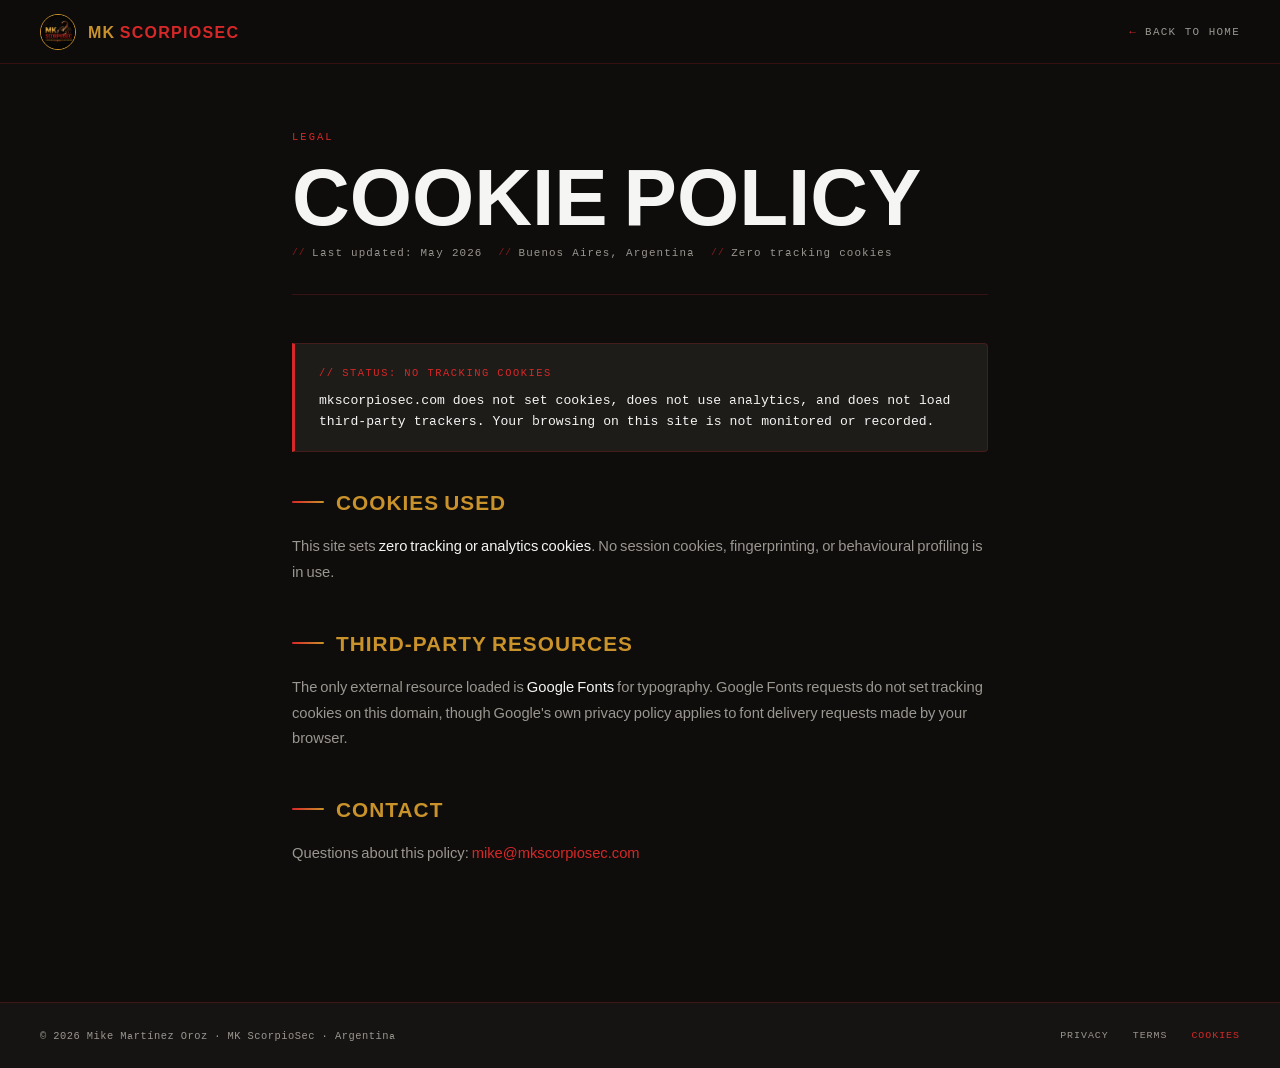
<file: cookies.html>
<!DOCTYPE html>
<html lang="en">
<head>
<meta charset="UTF-8">
<link rel="stylesheet" href="/assets/css/fonts.css">
<meta http-equiv="Content-Security-Policy" content="default-src 'self'; style-src 'self' 'unsafe-inline'; font-src 'self'; script-src 'self' 'sha256-ZCSgKhyyzDu3am00sL8EQqJDYLPLDDTgwhLEsJYU8zs='; img-src 'self' data: https:; connect-src 'none'; object-src 'none'; frame-src 'none'; frame-ancestors 'none'; base-uri 'self'; form-action 'self'; upgrade-insecure-requests;">
<meta http-equiv="X-Frame-Options" content="DENY">
<meta http-equiv="X-Content-Type-Options" content="nosniff">
<meta name="referrer" content="no-referrer-when-downgrade">
<meta http-equiv="Permissions-Policy" content="camera=(), microphone=(), geolocation=(), payment=()">
<meta name="viewport" content="width=device-width, initial-scale=1.0">
<title>Cookie Policy — MK ScorpioSec</title>
<meta name="robots" content="noindex">

<style>
:root {
  --red:       #D62828;
  --red-dim:   #a81e1e;
  --gold:      #C9922A;
  --gold-light:#e8b455;
  --dark:      #0e0d0c;
  --dark2:     #161412;
  --dark3:     #1e1c19;
  --surface:   #242119;
  --light:     #F5F5F4;
  --muted:     #9a9690;
  --border:    rgba(214,40,40,0.2);
  --font-head: 'Barlow Condensed', sans-serif;
  --font-body: 'Barlow', sans-serif;
  --font-mono: 'IBM Plex Mono', monospace;
}
*, *::before, *::after { box-sizing: border-box; margin: 0; padding: 0; }
html { scroll-behavior: smooth; }
body {
  background: var(--dark);
  color: var(--light);
  font-family: var(--font-body);
  font-weight: 300;
  line-height: 1.7;
  overflow-x: hidden;
  min-height: 100vh;
  display: flex;
  flex-direction: column;
}
::-webkit-scrollbar { width: 4px; }
::-webkit-scrollbar-track { background: var(--dark); }
::-webkit-scrollbar-thumb { background: var(--red); border-radius: 2px; }
::selection { background: var(--red); color: #fff; }

/* NAV */
nav {
  position: sticky; top: 0; z-index: 100;
  display: flex; align-items: center; justify-content: space-between;
  padding: 0 2.5rem; height: 64px;
  background: rgba(14,13,12,0.95);
  backdrop-filter: blur(12px);
  border-bottom: 1px solid var(--border);
  flex-shrink: 0;
}
.nav-logo {
  display: flex; align-items: center; gap: 0.75rem; text-decoration: none;
}
.nav-logo img {
  height: 36px; width: 36px; border-radius: 50%;
  object-fit: cover; border: 1.5px solid var(--gold);
}
.nav-logo-text {
  font-family: var(--font-head); font-weight: 700;
  font-size: 1rem; letter-spacing: 0.08em; text-transform: uppercase;
}
.nav-logo-text .mk { color: var(--gold); }
.nav-logo-text .sc { color: var(--red); }
.nav-back {
  font-family: var(--font-mono); font-size: 0.68rem;
  letter-spacing: 0.12em; text-transform: uppercase;
  color: var(--muted); text-decoration: none;
  display: flex; align-items: center; gap: 0.5rem;
  transition: color 0.2s;
}
.nav-back::before { content: '←'; color: var(--red); }
.nav-back:hover { color: var(--light); }

/* MAIN */
main { flex: 1; max-width: 760px; margin: 0 auto; padding: 4rem 2rem 6rem; width: 100%; }

/* PAGE HEADER */
.page-header { margin-bottom: 3rem; padding-bottom: 2rem; border-bottom: 1px solid var(--border); }
.page-kicker {
  font-family: var(--font-mono); font-size: 0.65rem;
  letter-spacing: 0.2em; text-transform: uppercase;
  color: var(--red); margin-bottom: 0.6rem; display: block;
}
.page-title {
  font-family: var(--font-head); font-weight: 900;
  font-size: clamp(2.8rem, 8vw, 5rem);
  text-transform: uppercase; line-height: 0.95;
  color: var(--light); margin-bottom: 0.75rem;
}
.page-meta {
  font-family: var(--font-mono); font-size: 0.68rem;
  letter-spacing: 0.1em; color: var(--muted);
  display: flex; align-items: center; gap: 1rem; flex-wrap: wrap;
}
.page-meta span { display: flex; align-items: center; gap: 0.4rem; }
.page-meta span::before { content: '//'; color: var(--red); opacity: 0.6; font-size: 0.6rem; }

/* CONTENT */
.doc-section { margin-bottom: 2.5rem; }
.doc-section h2 {
  font-family: var(--font-head); font-weight: 700;
  font-size: 1.3rem; text-transform: uppercase;
  letter-spacing: 0.05em; color: var(--gold);
  margin-bottom: 0.85rem;
  display: flex; align-items: center; gap: 0.75rem;
}
.doc-section h2::before {
  content: ''; display: block;
  width: 2rem; height: 2px;
  background: linear-gradient(90deg, var(--red), var(--gold));
  border-radius: 1px; flex-shrink: 0;
}
.doc-section p {
  font-size: 0.92rem; color: var(--muted);
  line-height: 1.75; margin-bottom: 0.85rem;
}
.doc-section p a { color: var(--red); text-decoration: none; transition: color 0.2s; }
.doc-section p a:hover { color: var(--gold-light); }
.doc-section p strong { color: var(--light); font-weight: 500; }

/* HIGHLIGHT BLOCK */
.highlight-block {
  background: var(--dark3);
  border: 1px solid var(--border);
  border-left: 3px solid var(--red);
  border-radius: 0 4px 4px 0;
  padding: 1.25rem 1.5rem;
  margin-bottom: 2rem;
}
.highlight-block .label {
  font-family: var(--font-mono); font-size: 0.65rem;
  letter-spacing: 0.15em; text-transform: uppercase;
  color: var(--red); margin-bottom: 0.5rem; display: block;
}
.highlight-block p {
  font-family: var(--font-mono); font-size: 0.82rem;
  color: var(--light); line-height: 1.6; margin: 0;
}

/* FOOTER */
footer {
  border-top: 1px solid var(--border);
  padding: 1.5rem 2.5rem;
  display: flex; align-items: center; justify-content: space-between;
  flex-wrap: wrap; gap: 1rem;
  background: var(--dark2);
  flex-shrink: 0;
}
.footer-copy {
  font-family: var(--font-mono); font-size: 0.65rem;
  color: var(--muted); letter-spacing: 0.05em;
}
.footer-links { display: flex; gap: 1.5rem; }
.footer-links a {
  font-family: var(--font-mono); font-size: 0.62rem;
  letter-spacing: 0.1em; text-transform: uppercase;
  color: var(--muted); text-decoration: none; transition: color 0.2s;
}
.footer-links a:hover { color: var(--light); }
.footer-links a.current { color: var(--red); pointer-events: none; }

@media (max-width: 600px) {
  nav { padding: 0 1.25rem; }
  main { padding: 2.5rem 1.25rem 4rem; }
  footer { padding: 1.25rem; flex-direction: column; }
}
</style>

</head>
<body>
<nav>
  <a href="index.html" class="nav-logo">
    <img src="assets/logo-sq.png" alt="MK ScorpioSec">
    <span class="nav-logo-text"><span class="mk">MK</span> <span class="sc">SCORPIOSEC</span></span>
  </a>
  <a href="index.html" class="nav-back">Back to home</a>
</nav>
<main>
  <div class="page-header">
    <span class="page-kicker">Legal</span>
    <h1 class="page-title">Cookie Policy</h1>
    <div class="page-meta"><span>Last updated: May 2026</span><span>Buenos Aires, Argentina</span><span>Zero tracking cookies</span></div>
  </div>
  
<div class="highlight-block">
  <span class="label">// Status: no tracking cookies</span>
  <p>mkscorpiosec.com does not set cookies, does not use analytics, and does not load third-party trackers. Your browsing on this site is not monitored or recorded.</p>
</div>

<div class="doc-section">
  <h2>Cookies Used</h2>
  <p>This site sets <strong>zero tracking or analytics cookies</strong>. No session cookies, fingerprinting, or behavioural profiling is in use.</p>
</div>

<div class="doc-section">
  <h2>Third-Party Resources</h2>
  <p>The only external resource loaded is <strong>Google Fonts</strong> for typography. Google Fonts requests do not set tracking cookies on this domain, though Google's own privacy policy applies to font delivery requests made by your browser.</p>
</div>

<div class="doc-section">
  <h2>Contact</h2>
  <p>Questions about this policy: <a href="mailto:mike@mkscorpiosec.com">mike@mkscorpiosec.com</a></p>
</div>

</main>
<footer>
  <span class="footer-copy">© 2026 Mike Martínez Oroz · MK ScorpioSec · Argentina</span>
  <div class="footer-links"><a href="privacy.html">Privacy</a><a href="terms.html">Terms</a><a href="cookies.html" class="current">Cookies</a></div>
</footer>
</body>
</html>
</file>
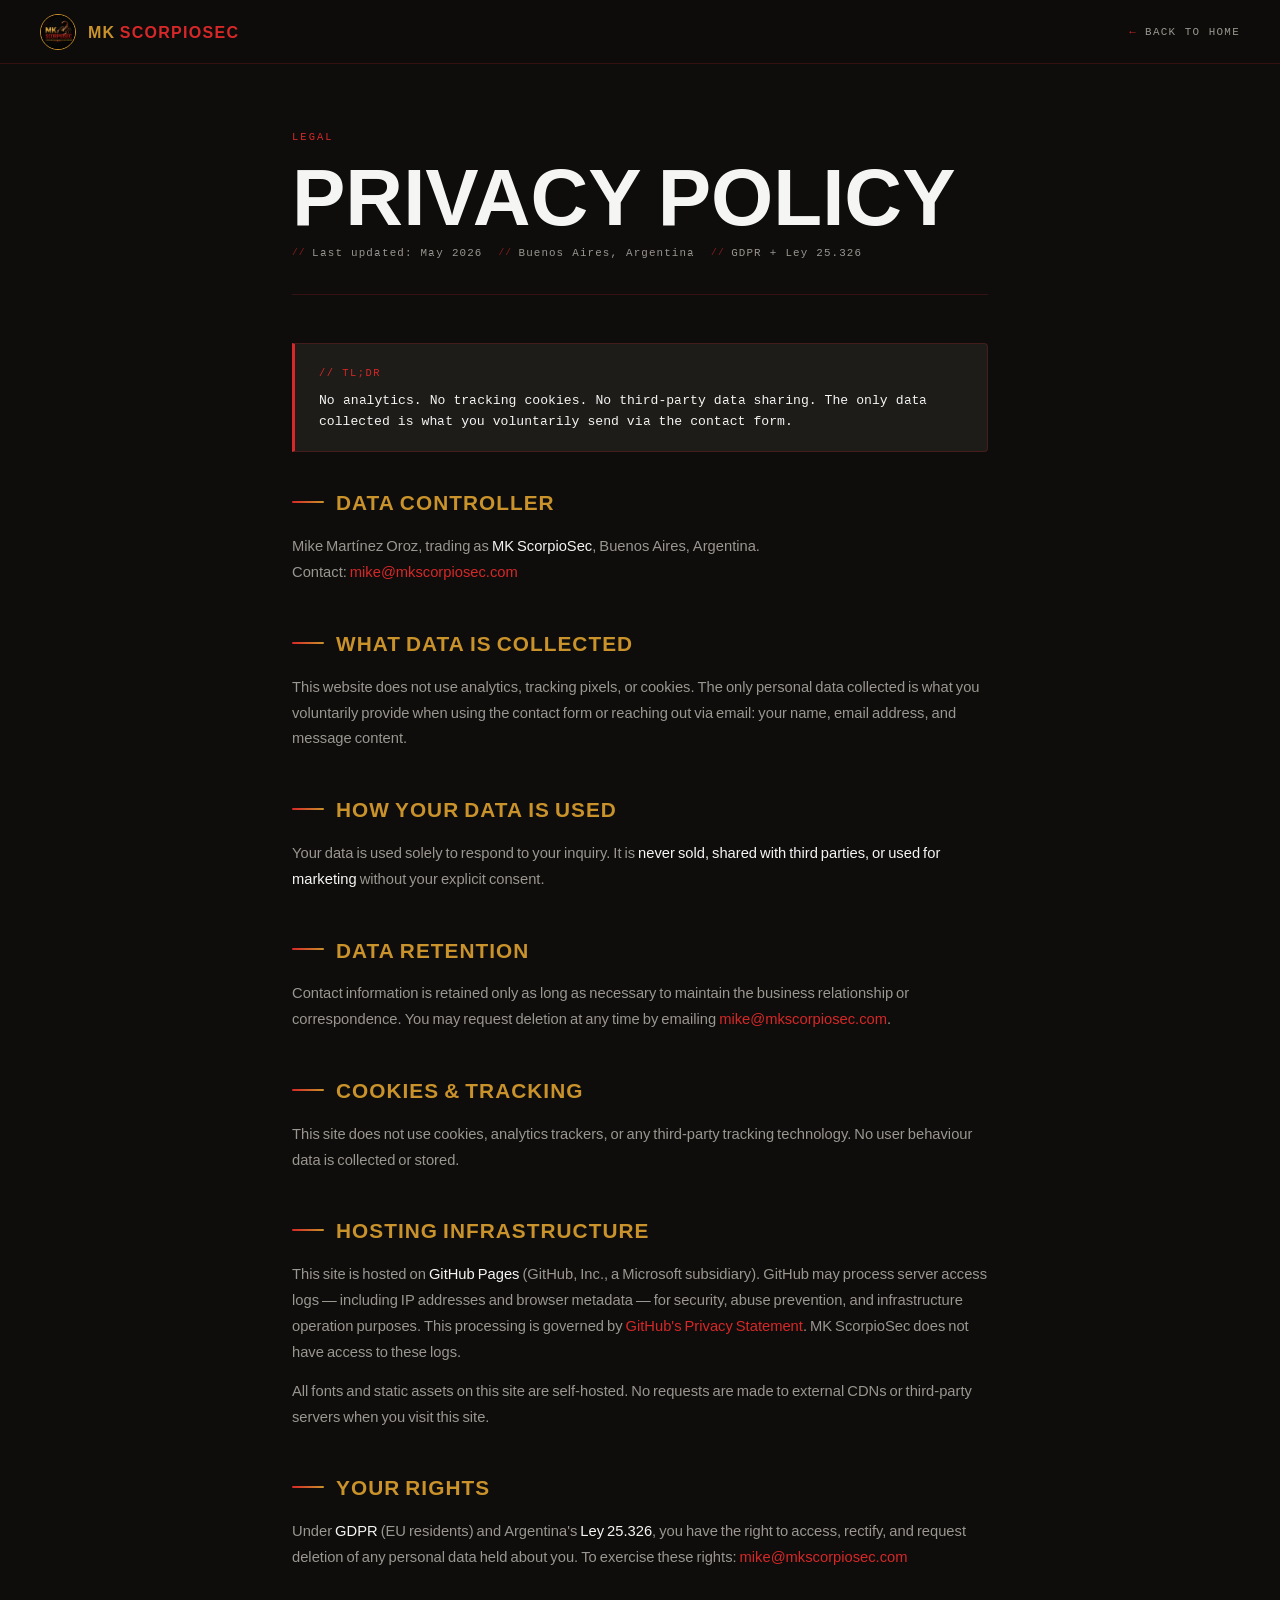
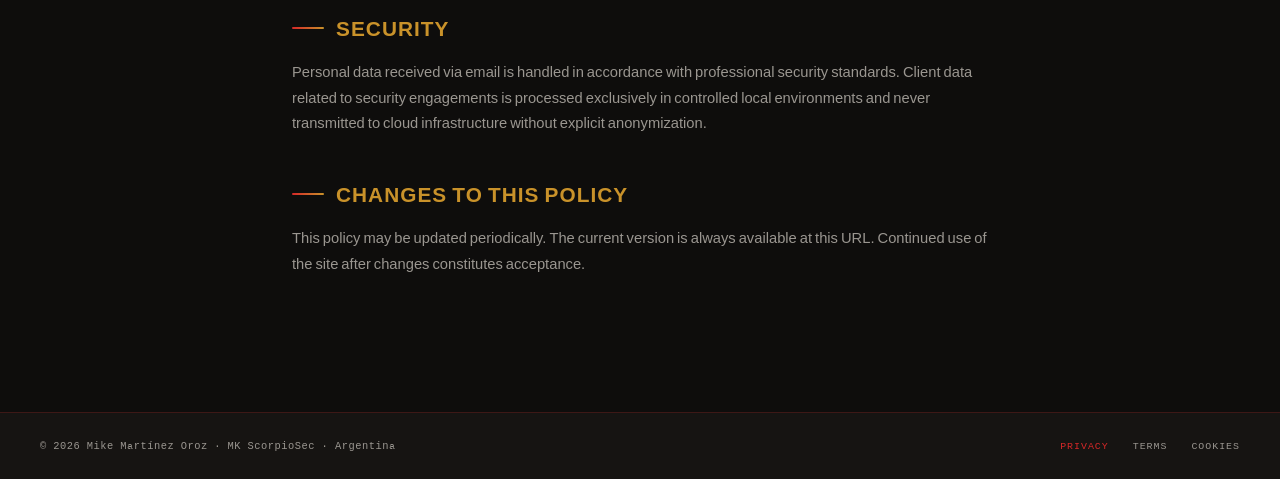
<file: privacy.html>
<!DOCTYPE html>
<html lang="en">
<head>
<meta charset="UTF-8">
<link rel="stylesheet" href="/assets/css/fonts.css">
<meta http-equiv="Content-Security-Policy" content="default-src 'self'; style-src 'self' 'unsafe-inline'; font-src 'self'; script-src 'self' 'sha256-ZCSgKhyyzDu3am00sL8EQqJDYLPLDDTgwhLEsJYU8zs='; img-src 'self' data: https:; connect-src 'none'; object-src 'none'; frame-src 'none'; frame-ancestors 'none'; base-uri 'self'; form-action 'self'; upgrade-insecure-requests;">
<meta http-equiv="X-Frame-Options" content="DENY">
<meta http-equiv="X-Content-Type-Options" content="nosniff">
<meta name="referrer" content="no-referrer-when-downgrade">
<meta http-equiv="Permissions-Policy" content="camera=(), microphone=(), geolocation=(), payment=()">
<meta name="viewport" content="width=device-width, initial-scale=1.0">
<title>Privacy Policy — MK ScorpioSec</title>
<meta name="robots" content="noindex">

<style>
:root {
  --red:       #D62828;
  --red-dim:   #a81e1e;
  --gold:      #C9922A;
  --gold-light:#e8b455;
  --dark:      #0e0d0c;
  --dark2:     #161412;
  --dark3:     #1e1c19;
  --surface:   #242119;
  --light:     #F5F5F4;
  --muted:     #9a9690;
  --border:    rgba(214,40,40,0.2);
  --font-head: 'Barlow Condensed', sans-serif;
  --font-body: 'Barlow', sans-serif;
  --font-mono: 'IBM Plex Mono', monospace;
}
*, *::before, *::after { box-sizing: border-box; margin: 0; padding: 0; }
html { scroll-behavior: smooth; }
body {
  background: var(--dark);
  color: var(--light);
  font-family: var(--font-body);
  font-weight: 300;
  line-height: 1.7;
  overflow-x: hidden;
  min-height: 100vh;
  display: flex;
  flex-direction: column;
}
::-webkit-scrollbar { width: 4px; }
::-webkit-scrollbar-track { background: var(--dark); }
::-webkit-scrollbar-thumb { background: var(--red); border-radius: 2px; }
::selection { background: var(--red); color: #fff; }

/* NAV */
nav {
  position: sticky; top: 0; z-index: 100;
  display: flex; align-items: center; justify-content: space-between;
  padding: 0 2.5rem; height: 64px;
  background: rgba(14,13,12,0.95);
  backdrop-filter: blur(12px);
  border-bottom: 1px solid var(--border);
  flex-shrink: 0;
}
.nav-logo {
  display: flex; align-items: center; gap: 0.75rem; text-decoration: none;
}
.nav-logo img {
  height: 36px; width: 36px; border-radius: 50%;
  object-fit: cover; border: 1.5px solid var(--gold);
}
.nav-logo-text {
  font-family: var(--font-head); font-weight: 700;
  font-size: 1rem; letter-spacing: 0.08em; text-transform: uppercase;
}
.nav-logo-text .mk { color: var(--gold); }
.nav-logo-text .sc { color: var(--red); }
.nav-back {
  font-family: var(--font-mono); font-size: 0.68rem;
  letter-spacing: 0.12em; text-transform: uppercase;
  color: var(--muted); text-decoration: none;
  display: flex; align-items: center; gap: 0.5rem;
  transition: color 0.2s;
}
.nav-back::before { content: '←'; color: var(--red); }
.nav-back:hover { color: var(--light); }

/* MAIN */
main { flex: 1; max-width: 760px; margin: 0 auto; padding: 4rem 2rem 6rem; width: 100%; }

/* PAGE HEADER */
.page-header { margin-bottom: 3rem; padding-bottom: 2rem; border-bottom: 1px solid var(--border); }
.page-kicker {
  font-family: var(--font-mono); font-size: 0.65rem;
  letter-spacing: 0.2em; text-transform: uppercase;
  color: var(--red); margin-bottom: 0.6rem; display: block;
}
.page-title {
  font-family: var(--font-head); font-weight: 900;
  font-size: clamp(2.8rem, 8vw, 5rem);
  text-transform: uppercase; line-height: 0.95;
  color: var(--light); margin-bottom: 0.75rem;
}
.page-meta {
  font-family: var(--font-mono); font-size: 0.68rem;
  letter-spacing: 0.1em; color: var(--muted);
  display: flex; align-items: center; gap: 1rem; flex-wrap: wrap;
}
.page-meta span { display: flex; align-items: center; gap: 0.4rem; }
.page-meta span::before { content: '//'; color: var(--red); opacity: 0.6; font-size: 0.6rem; }

/* CONTENT */
.doc-section { margin-bottom: 2.5rem; }
.doc-section h2 {
  font-family: var(--font-head); font-weight: 700;
  font-size: 1.3rem; text-transform: uppercase;
  letter-spacing: 0.05em; color: var(--gold);
  margin-bottom: 0.85rem;
  display: flex; align-items: center; gap: 0.75rem;
}
.doc-section h2::before {
  content: ''; display: block;
  width: 2rem; height: 2px;
  background: linear-gradient(90deg, var(--red), var(--gold));
  border-radius: 1px; flex-shrink: 0;
}
.doc-section p {
  font-size: 0.92rem; color: var(--muted);
  line-height: 1.75; margin-bottom: 0.85rem;
}
.doc-section p a { color: var(--red); text-decoration: none; transition: color 0.2s; }
.doc-section p a:hover { color: var(--gold-light); }
.doc-section p strong { color: var(--light); font-weight: 500; }

/* HIGHLIGHT BLOCK */
.highlight-block {
  background: var(--dark3);
  border: 1px solid var(--border);
  border-left: 3px solid var(--red);
  border-radius: 0 4px 4px 0;
  padding: 1.25rem 1.5rem;
  margin-bottom: 2rem;
}
.highlight-block .label {
  font-family: var(--font-mono); font-size: 0.65rem;
  letter-spacing: 0.15em; text-transform: uppercase;
  color: var(--red); margin-bottom: 0.5rem; display: block;
}
.highlight-block p {
  font-family: var(--font-mono); font-size: 0.82rem;
  color: var(--light); line-height: 1.6; margin: 0;
}

/* FOOTER */
footer {
  border-top: 1px solid var(--border);
  padding: 1.5rem 2.5rem;
  display: flex; align-items: center; justify-content: space-between;
  flex-wrap: wrap; gap: 1rem;
  background: var(--dark2);
  flex-shrink: 0;
}
.footer-copy {
  font-family: var(--font-mono); font-size: 0.65rem;
  color: var(--muted); letter-spacing: 0.05em;
}
.footer-links { display: flex; gap: 1.5rem; }
.footer-links a {
  font-family: var(--font-mono); font-size: 0.62rem;
  letter-spacing: 0.1em; text-transform: uppercase;
  color: var(--muted); text-decoration: none; transition: color 0.2s;
}
.footer-links a:hover { color: var(--light); }
.footer-links a.current { color: var(--red); pointer-events: none; }

@media (max-width: 600px) {
  nav { padding: 0 1.25rem; }
  main { padding: 2.5rem 1.25rem 4rem; }
  footer { padding: 1.25rem; flex-direction: column; }
}
</style>

</head>
<body>
<nav>
  <a href="index.html" class="nav-logo">
    <img src="assets/logo-sq.png" alt="MK ScorpioSec">
    <span class="nav-logo-text"><span class="mk">MK</span> <span class="sc">SCORPIOSEC</span></span>
  </a>
  <a href="index.html" class="nav-back">Back to home</a>
</nav>
<main>
  <div class="page-header">
    <span class="page-kicker">Legal</span>
    <h1 class="page-title">Privacy Policy</h1>
    <div class="page-meta"><span>Last updated: May 2026</span><span>Buenos Aires, Argentina</span><span>GDPR + Ley 25.326</span></div>
  </div>
  
<div class="highlight-block">
  <span class="label">// TL;DR</span>
  <p>No analytics. No tracking cookies. No third-party data sharing. The only data collected is what you voluntarily send via the contact form.</p>
</div>

<div class="doc-section">
  <h2>Data Controller</h2>
  <p>Mike Martínez Oroz, trading as <strong>MK ScorpioSec</strong>, Buenos Aires, Argentina.<br>
  Contact: <a href="mailto:mike@mkscorpiosec.com">mike@mkscorpiosec.com</a></p>
</div>

<div class="doc-section">
  <h2>What Data Is Collected</h2>
  <p>This website does not use analytics, tracking pixels, or cookies. The only personal data collected is what you voluntarily provide when using the contact form or reaching out via email: your name, email address, and message content.</p>
</div>

<div class="doc-section">
  <h2>How Your Data Is Used</h2>
  <p>Your data is used solely to respond to your inquiry. It is <strong>never sold, shared with third parties, or used for marketing</strong> without your explicit consent.</p>
</div>

<div class="doc-section">
  <h2>Data Retention</h2>
  <p>Contact information is retained only as long as necessary to maintain the business relationship or correspondence. You may request deletion at any time by emailing <a href="mailto:mike@mkscorpiosec.com">mike@mkscorpiosec.com</a>.</p>
</div>

<div class="doc-section">
  <h2>Cookies &amp; Tracking</h2>
  <p>This site does not use cookies, analytics trackers, or any third-party tracking technology. No user behaviour data is collected or stored.</p>
</div>

<div class="doc-section">
  <h2>Hosting Infrastructure</h2>
  <p>This site is hosted on <strong>GitHub Pages</strong> (GitHub, Inc., a Microsoft subsidiary). GitHub may process server access logs — including IP addresses and browser metadata — for security, abuse prevention, and infrastructure operation purposes. This processing is governed by <a href="https://docs.github.com/en/site-policy/privacy-policies/github-general-privacy-statement" rel="noopener noreferrer" target="_blank">GitHub's Privacy Statement</a>. MK ScorpioSec does not have access to these logs.</p>
  <p>All fonts and static assets on this site are self-hosted. No requests are made to external CDNs or third-party servers when you visit this site.</p>
</div>

<div class="doc-section">
  <h2>Your Rights</h2>
  <p>Under <strong>GDPR</strong> (EU residents) and Argentina's <strong>Ley 25.326</strong>, you have the right to access, rectify, and request deletion of any personal data held about you. To exercise these rights: <a href="mailto:mike@mkscorpiosec.com">mike@mkscorpiosec.com</a></p>
</div>

<div class="doc-section">
  <h2>Security</h2>
  <p>Personal data received via email is handled in accordance with professional security standards. Client data related to security engagements is processed exclusively in controlled local environments and never transmitted to cloud infrastructure without explicit anonymization.</p>
</div>

<div class="doc-section">
  <h2>Changes to This Policy</h2>
  <p>This policy may be updated periodically. The current version is always available at this URL. Continued use of the site after changes constitutes acceptance.</p>
</div>

</main>
<footer>
  <span class="footer-copy">© 2026 Mike Martínez Oroz · MK ScorpioSec · Argentina</span>
  <div class="footer-links"><a href="privacy.html" class="current">Privacy</a><a href="terms.html">Terms</a><a href="cookies.html">Cookies</a></div>
</footer>
</body>
</html>
</file>
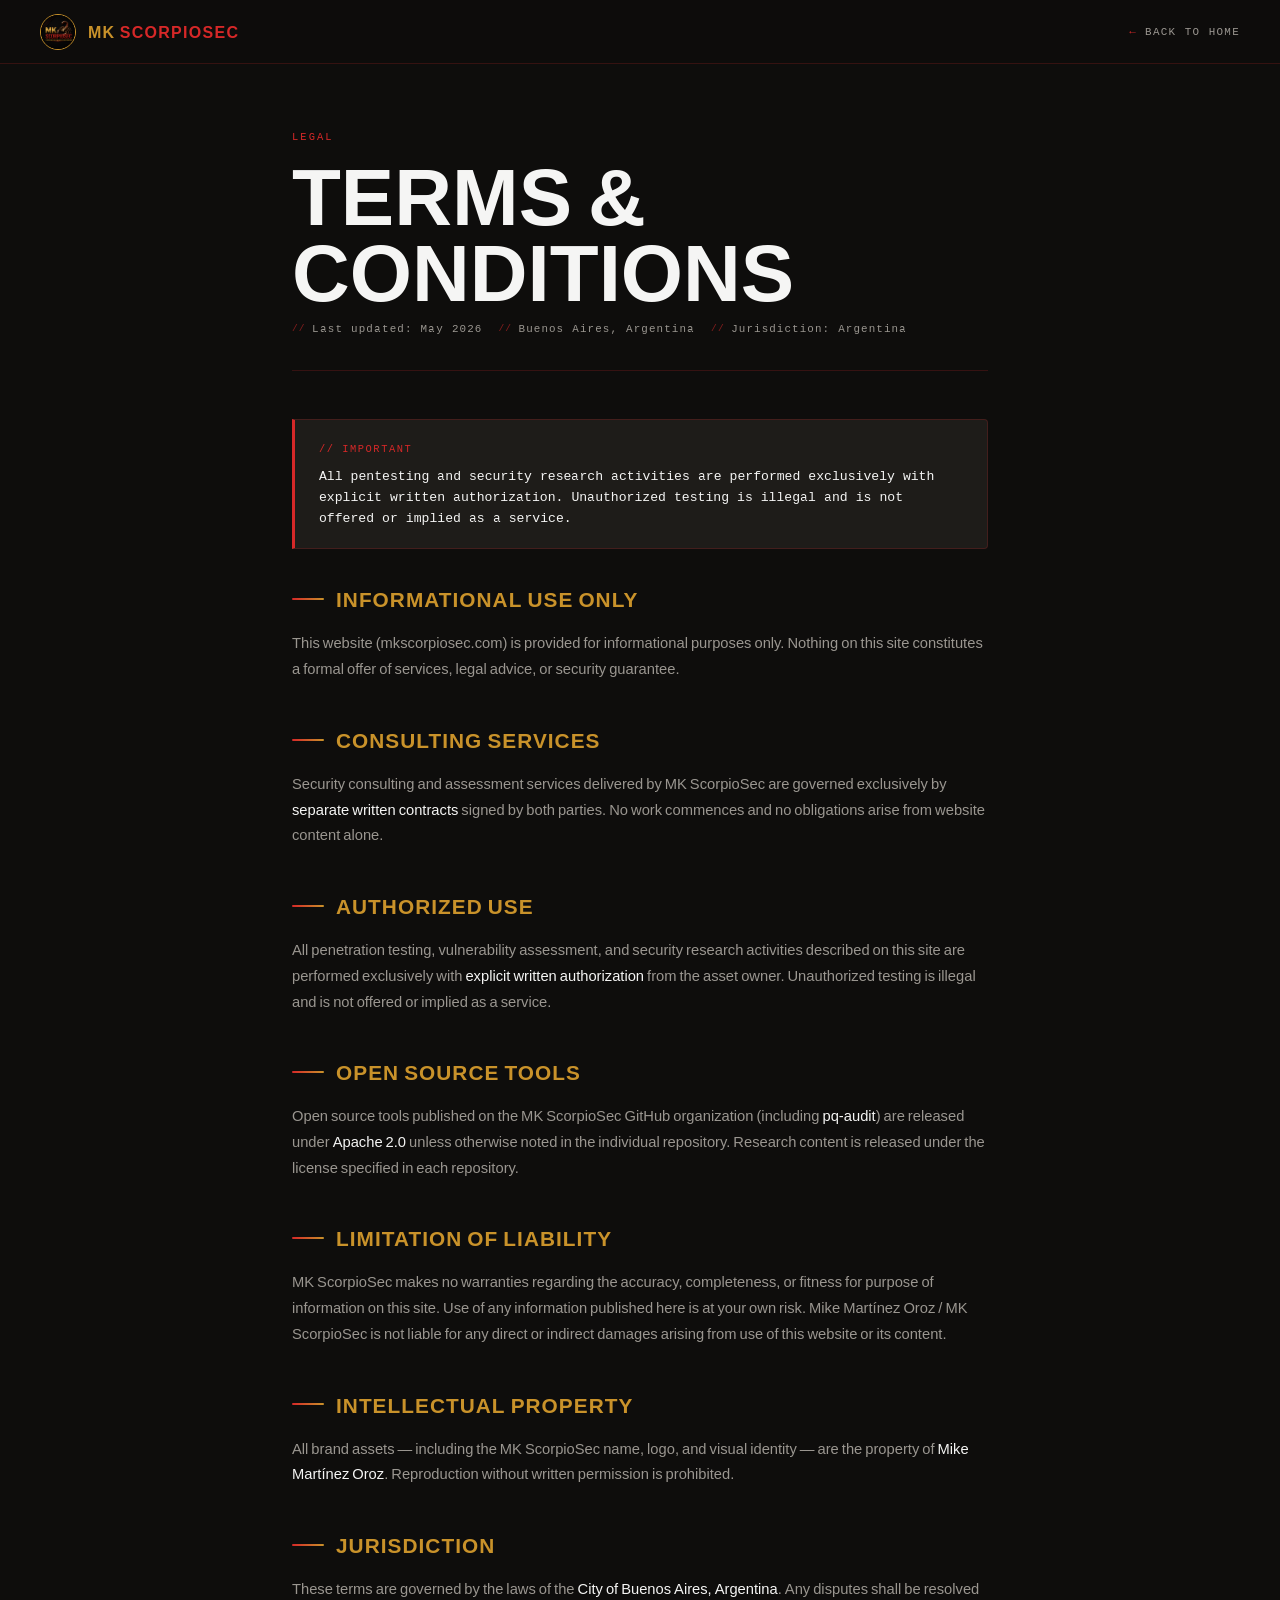
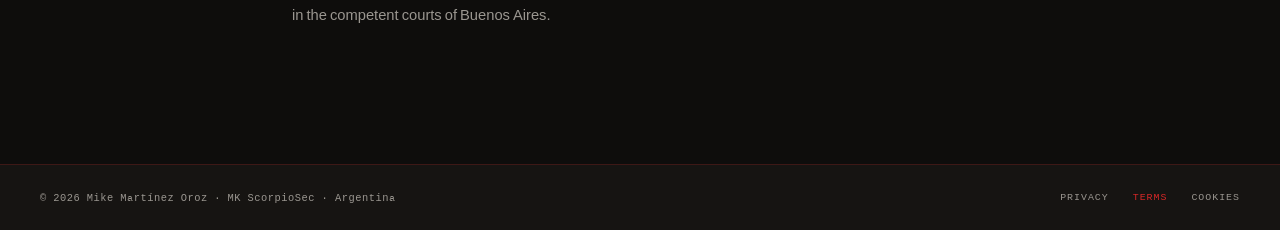
<file: terms.html>
<!DOCTYPE html>
<html lang="en">
<head>
<meta charset="UTF-8">
<link rel="stylesheet" href="/assets/css/fonts.css">
<meta http-equiv="Content-Security-Policy" content="default-src 'self'; style-src 'self' 'unsafe-inline'; font-src 'self'; script-src 'self' 'sha256-ZCSgKhyyzDu3am00sL8EQqJDYLPLDDTgwhLEsJYU8zs='; img-src 'self' data: https:; connect-src 'none'; object-src 'none'; frame-src 'none'; frame-ancestors 'none'; base-uri 'self'; form-action 'self'; upgrade-insecure-requests;">
<meta http-equiv="X-Frame-Options" content="DENY">
<meta http-equiv="X-Content-Type-Options" content="nosniff">
<meta name="referrer" content="no-referrer-when-downgrade">
<meta http-equiv="Permissions-Policy" content="camera=(), microphone=(), geolocation=(), payment=()">
<meta name="viewport" content="width=device-width, initial-scale=1.0">
<title>Terms &amp; Conditions — MK ScorpioSec</title>
<meta name="robots" content="noindex">

<style>
:root {
  --red:       #D62828;
  --red-dim:   #a81e1e;
  --gold:      #C9922A;
  --gold-light:#e8b455;
  --dark:      #0e0d0c;
  --dark2:     #161412;
  --dark3:     #1e1c19;
  --surface:   #242119;
  --light:     #F5F5F4;
  --muted:     #9a9690;
  --border:    rgba(214,40,40,0.2);
  --font-head: 'Barlow Condensed', sans-serif;
  --font-body: 'Barlow', sans-serif;
  --font-mono: 'IBM Plex Mono', monospace;
}
*, *::before, *::after { box-sizing: border-box; margin: 0; padding: 0; }
html { scroll-behavior: smooth; }
body {
  background: var(--dark);
  color: var(--light);
  font-family: var(--font-body);
  font-weight: 300;
  line-height: 1.7;
  overflow-x: hidden;
  min-height: 100vh;
  display: flex;
  flex-direction: column;
}
::-webkit-scrollbar { width: 4px; }
::-webkit-scrollbar-track { background: var(--dark); }
::-webkit-scrollbar-thumb { background: var(--red); border-radius: 2px; }
::selection { background: var(--red); color: #fff; }

/* NAV */
nav {
  position: sticky; top: 0; z-index: 100;
  display: flex; align-items: center; justify-content: space-between;
  padding: 0 2.5rem; height: 64px;
  background: rgba(14,13,12,0.95);
  backdrop-filter: blur(12px);
  border-bottom: 1px solid var(--border);
  flex-shrink: 0;
}
.nav-logo {
  display: flex; align-items: center; gap: 0.75rem; text-decoration: none;
}
.nav-logo img {
  height: 36px; width: 36px; border-radius: 50%;
  object-fit: cover; border: 1.5px solid var(--gold);
}
.nav-logo-text {
  font-family: var(--font-head); font-weight: 700;
  font-size: 1rem; letter-spacing: 0.08em; text-transform: uppercase;
}
.nav-logo-text .mk { color: var(--gold); }
.nav-logo-text .sc { color: var(--red); }
.nav-back {
  font-family: var(--font-mono); font-size: 0.68rem;
  letter-spacing: 0.12em; text-transform: uppercase;
  color: var(--muted); text-decoration: none;
  display: flex; align-items: center; gap: 0.5rem;
  transition: color 0.2s;
}
.nav-back::before { content: '←'; color: var(--red); }
.nav-back:hover { color: var(--light); }

/* MAIN */
main { flex: 1; max-width: 760px; margin: 0 auto; padding: 4rem 2rem 6rem; width: 100%; }

/* PAGE HEADER */
.page-header { margin-bottom: 3rem; padding-bottom: 2rem; border-bottom: 1px solid var(--border); }
.page-kicker {
  font-family: var(--font-mono); font-size: 0.65rem;
  letter-spacing: 0.2em; text-transform: uppercase;
  color: var(--red); margin-bottom: 0.6rem; display: block;
}
.page-title {
  font-family: var(--font-head); font-weight: 900;
  font-size: clamp(2.8rem, 8vw, 5rem);
  text-transform: uppercase; line-height: 0.95;
  color: var(--light); margin-bottom: 0.75rem;
}
.page-meta {
  font-family: var(--font-mono); font-size: 0.68rem;
  letter-spacing: 0.1em; color: var(--muted);
  display: flex; align-items: center; gap: 1rem; flex-wrap: wrap;
}
.page-meta span { display: flex; align-items: center; gap: 0.4rem; }
.page-meta span::before { content: '//'; color: var(--red); opacity: 0.6; font-size: 0.6rem; }

/* CONTENT */
.doc-section { margin-bottom: 2.5rem; }
.doc-section h2 {
  font-family: var(--font-head); font-weight: 700;
  font-size: 1.3rem; text-transform: uppercase;
  letter-spacing: 0.05em; color: var(--gold);
  margin-bottom: 0.85rem;
  display: flex; align-items: center; gap: 0.75rem;
}
.doc-section h2::before {
  content: ''; display: block;
  width: 2rem; height: 2px;
  background: linear-gradient(90deg, var(--red), var(--gold));
  border-radius: 1px; flex-shrink: 0;
}
.doc-section p {
  font-size: 0.92rem; color: var(--muted);
  line-height: 1.75; margin-bottom: 0.85rem;
}
.doc-section p a { color: var(--red); text-decoration: none; transition: color 0.2s; }
.doc-section p a:hover { color: var(--gold-light); }
.doc-section p strong { color: var(--light); font-weight: 500; }

/* HIGHLIGHT BLOCK */
.highlight-block {
  background: var(--dark3);
  border: 1px solid var(--border);
  border-left: 3px solid var(--red);
  border-radius: 0 4px 4px 0;
  padding: 1.25rem 1.5rem;
  margin-bottom: 2rem;
}
.highlight-block .label {
  font-family: var(--font-mono); font-size: 0.65rem;
  letter-spacing: 0.15em; text-transform: uppercase;
  color: var(--red); margin-bottom: 0.5rem; display: block;
}
.highlight-block p {
  font-family: var(--font-mono); font-size: 0.82rem;
  color: var(--light); line-height: 1.6; margin: 0;
}

/* FOOTER */
footer {
  border-top: 1px solid var(--border);
  padding: 1.5rem 2.5rem;
  display: flex; align-items: center; justify-content: space-between;
  flex-wrap: wrap; gap: 1rem;
  background: var(--dark2);
  flex-shrink: 0;
}
.footer-copy {
  font-family: var(--font-mono); font-size: 0.65rem;
  color: var(--muted); letter-spacing: 0.05em;
}
.footer-links { display: flex; gap: 1.5rem; }
.footer-links a {
  font-family: var(--font-mono); font-size: 0.62rem;
  letter-spacing: 0.1em; text-transform: uppercase;
  color: var(--muted); text-decoration: none; transition: color 0.2s;
}
.footer-links a:hover { color: var(--light); }
.footer-links a.current { color: var(--red); pointer-events: none; }

@media (max-width: 600px) {
  nav { padding: 0 1.25rem; }
  main { padding: 2.5rem 1.25rem 4rem; }
  footer { padding: 1.25rem; flex-direction: column; }
}
</style>

</head>
<body>
<nav>
  <a href="index.html" class="nav-logo">
    <img src="assets/logo-sq.png" alt="MK ScorpioSec">
    <span class="nav-logo-text"><span class="mk">MK</span> <span class="sc">SCORPIOSEC</span></span>
  </a>
  <a href="index.html" class="nav-back">Back to home</a>
</nav>
<main>
  <div class="page-header">
    <span class="page-kicker">Legal</span>
    <h1 class="page-title">Terms &amp; Conditions</h1>
    <div class="page-meta"><span>Last updated: May 2026</span><span>Buenos Aires, Argentina</span><span>Jurisdiction: Argentina</span></div>
  </div>
  
<div class="highlight-block">
  <span class="label">// Important</span>
  <p>All pentesting and security research activities are performed exclusively with explicit written authorization. Unauthorized testing is illegal and is not offered or implied as a service.</p>
</div>

<div class="doc-section">
  <h2>Informational Use Only</h2>
  <p>This website (mkscorpiosec.com) is provided for informational purposes only. Nothing on this site constitutes a formal offer of services, legal advice, or security guarantee.</p>
</div>

<div class="doc-section">
  <h2>Consulting Services</h2>
  <p>Security consulting and assessment services delivered by MK ScorpioSec are governed exclusively by <strong>separate written contracts</strong> signed by both parties. No work commences and no obligations arise from website content alone.</p>
</div>

<div class="doc-section">
  <h2>Authorized Use</h2>
  <p>All penetration testing, vulnerability assessment, and security research activities described on this site are performed exclusively with <strong>explicit written authorization</strong> from the asset owner. Unauthorized testing is illegal and is not offered or implied as a service.</p>
</div>

<div class="doc-section">
  <h2>Open Source Tools</h2>
  <p>Open source tools published on the MK ScorpioSec GitHub organization (including <strong>pq-audit</strong>) are released under <strong>Apache 2.0</strong> unless otherwise noted in the individual repository. Research content is released under the license specified in each repository.</p>
</div>

<div class="doc-section">
  <h2>Limitation of Liability</h2>
  <p>MK ScorpioSec makes no warranties regarding the accuracy, completeness, or fitness for purpose of information on this site. Use of any information published here is at your own risk. Mike Martínez Oroz / MK ScorpioSec is not liable for any direct or indirect damages arising from use of this website or its content.</p>
</div>

<div class="doc-section">
  <h2>Intellectual Property</h2>
  <p>All brand assets — including the MK ScorpioSec name, logo, and visual identity — are the property of <strong>Mike Martínez Oroz</strong>. Reproduction without written permission is prohibited.</p>
</div>

<div class="doc-section">
  <h2>Jurisdiction</h2>
  <p>These terms are governed by the laws of the <strong>City of Buenos Aires, Argentina</strong>. Any disputes shall be resolved in the competent courts of Buenos Aires.</p>
</div>

</main>
<footer>
  <span class="footer-copy">© 2026 Mike Martínez Oroz · MK ScorpioSec · Argentina</span>
  <div class="footer-links"><a href="privacy.html">Privacy</a><a href="terms.html" class="current">Terms</a><a href="cookies.html">Cookies</a></div>
</footer>
</body>
</html>
</file>
<file: assets/css/fonts.css>
@font-face {
  font-family: 'Barlow Condensed';
  font-style: italic;
  font-weight: 300;
  font-display: swap;
  src: url(/assets/fonts/barlow-condensed-HTxyL3I-JCGChYJ8.woff2) format('woff2');
  unicode-range: U+0102-0103, U+0110-0111, U+0128-0129, U+0168-0169, U+01A0-01A1, U+01AF-01B0, U+0300-0301, U+0303-0304, U+0308-0309, U+0323, U+0329, U+1EA0-1EF9, U+20AB;
}
@font-face {
  font-family: 'Barlow Condensed';
  font-style: italic;
  font-weight: 300;
  font-display: swap;
  src: url(/assets/fonts/barlow-condensed-HTxyL3I-JCGChYJ8.woff2) format('woff2');
  unicode-range: U+0100-02BA, U+02BD-02C5, U+02C7-02CC, U+02CE-02D7, U+02DD-02FF, U+0304, U+0308, U+0329, U+1D00-1DBF, U+1E00-1E9F, U+1EF2-1EFF, U+2020, U+20A0-20AB, U+20AD-20C0, U+2113, U+2C60-2C7F, U+A720-A7FF;
}
@font-face {
  font-family: 'Barlow Condensed';
  font-style: italic;
  font-weight: 300;
  font-display: swap;
  src: url(/assets/fonts/barlow-condensed-HTxyL3I-JCGChYJ8.woff2) format('woff2');
  unicode-range: U+0000-00FF, U+0131, U+0152-0153, U+02BB-02BC, U+02C6, U+02DA, U+02DC, U+0304, U+0308, U+0329, U+2000-206F, U+20AC, U+2122, U+2191, U+2193, U+2212, U+2215, U+FEFF, U+FFFD;
}
@font-face {
  font-family: 'Barlow Condensed';
  font-style: normal;
  font-weight: 300;
  font-display: swap;
  src: url(/assets/fonts/barlow-condensed-HTxwL3I-JCGChYJ8.woff2) format('woff2');
  unicode-range: U+0102-0103, U+0110-0111, U+0128-0129, U+0168-0169, U+01A0-01A1, U+01AF-01B0, U+0300-0301, U+0303-0304, U+0308-0309, U+0323, U+0329, U+1EA0-1EF9, U+20AB;
}
@font-face {
  font-family: 'Barlow Condensed';
  font-style: normal;
  font-weight: 300;
  font-display: swap;
  src: url(/assets/fonts/barlow-condensed-HTxwL3I-JCGChYJ8.woff2) format('woff2');
  unicode-range: U+0100-02BA, U+02BD-02C5, U+02C7-02CC, U+02CE-02D7, U+02DD-02FF, U+0304, U+0308, U+0329, U+1D00-1DBF, U+1E00-1E9F, U+1EF2-1EFF, U+2020, U+20A0-20AB, U+20AD-20C0, U+2113, U+2C60-2C7F, U+A720-A7FF;
}
@font-face {
  font-family: 'Barlow Condensed';
  font-style: normal;
  font-weight: 300;
  font-display: swap;
  src: url(/assets/fonts/barlow-condensed-HTxwL3I-JCGChYJ8.woff2) format('woff2');
  unicode-range: U+0000-00FF, U+0131, U+0152-0153, U+02BB-02BC, U+02C6, U+02DA, U+02DC, U+0304, U+0308, U+0329, U+2000-206F, U+20AC, U+2122, U+2191, U+2193, U+2212, U+2215, U+FEFF, U+FFFD;
}
@font-face {
  font-family: 'Barlow Condensed';
  font-style: normal;
  font-weight: 600;
  font-display: swap;
  src: url(/assets/fonts/barlow-condensed-HTxwL3I-JCGChYJ8.woff2) format('woff2');
  unicode-range: U+0102-0103, U+0110-0111, U+0128-0129, U+0168-0169, U+01A0-01A1, U+01AF-01B0, U+0300-0301, U+0303-0304, U+0308-0309, U+0323, U+0329, U+1EA0-1EF9, U+20AB;
}
@font-face {
  font-family: 'Barlow Condensed';
  font-style: normal;
  font-weight: 600;
  font-display: swap;
  src: url(/assets/fonts/barlow-condensed-HTxwL3I-JCGChYJ8.woff2) format('woff2');
  unicode-range: U+0100-02BA, U+02BD-02C5, U+02C7-02CC, U+02CE-02D7, U+02DD-02FF, U+0304, U+0308, U+0329, U+1D00-1DBF, U+1E00-1E9F, U+1EF2-1EFF, U+2020, U+20A0-20AB, U+20AD-20C0, U+2113, U+2C60-2C7F, U+A720-A7FF;
}
@font-face {
  font-family: 'Barlow Condensed';
  font-style: normal;
  font-weight: 600;
  font-display: swap;
  src: url(/assets/fonts/barlow-condensed-HTxwL3I-JCGChYJ8.woff2) format('woff2');
  unicode-range: U+0000-00FF, U+0131, U+0152-0153, U+02BB-02BC, U+02C6, U+02DA, U+02DC, U+0304, U+0308, U+0329, U+2000-206F, U+20AC, U+2122, U+2191, U+2193, U+2212, U+2215, U+FEFF, U+FFFD;
}
@font-face {
  font-family: 'Barlow Condensed';
  font-style: normal;
  font-weight: 700;
  font-display: swap;
  src: url(/assets/fonts/barlow-condensed-HTxwL3I-JCGChYJ8.woff2) format('woff2');
  unicode-range: U+0102-0103, U+0110-0111, U+0128-0129, U+0168-0169, U+01A0-01A1, U+01AF-01B0, U+0300-0301, U+0303-0304, U+0308-0309, U+0323, U+0329, U+1EA0-1EF9, U+20AB;
}
@font-face {
  font-family: 'Barlow Condensed';
  font-style: normal;
  font-weight: 700;
  font-display: swap;
  src: url(/assets/fonts/barlow-condensed-HTxwL3I-JCGChYJ8.woff2) format('woff2');
  unicode-range: U+0100-02BA, U+02BD-02C5, U+02C7-02CC, U+02CE-02D7, U+02DD-02FF, U+0304, U+0308, U+0329, U+1D00-1DBF, U+1E00-1E9F, U+1EF2-1EFF, U+2020, U+20A0-20AB, U+20AD-20C0, U+2113, U+2C60-2C7F, U+A720-A7FF;
}
@font-face {
  font-family: 'Barlow Condensed';
  font-style: normal;
  font-weight: 700;
  font-display: swap;
  src: url(/assets/fonts/barlow-condensed-HTxwL3I-JCGChYJ8.woff2) format('woff2');
  unicode-range: U+0000-00FF, U+0131, U+0152-0153, U+02BB-02BC, U+02C6, U+02DA, U+02DC, U+0304, U+0308, U+0329, U+2000-206F, U+20AC, U+2122, U+2191, U+2193, U+2212, U+2215, U+FEFF, U+FFFD;
}
@font-face {
  font-family: 'Barlow Condensed';
  font-style: normal;
  font-weight: 900;
  font-display: swap;
  src: url(/assets/fonts/barlow-condensed-HTxwL3I-JCGChYJ8.woff2) format('woff2');
  unicode-range: U+0102-0103, U+0110-0111, U+0128-0129, U+0168-0169, U+01A0-01A1, U+01AF-01B0, U+0300-0301, U+0303-0304, U+0308-0309, U+0323, U+0329, U+1EA0-1EF9, U+20AB;
}
@font-face {
  font-family: 'Barlow Condensed';
  font-style: normal;
  font-weight: 900;
  font-display: swap;
  src: url(/assets/fonts/barlow-condensed-HTxwL3I-JCGChYJ8.woff2) format('woff2');
  unicode-range: U+0100-02BA, U+02BD-02C5, U+02C7-02CC, U+02CE-02D7, U+02DD-02FF, U+0304, U+0308, U+0329, U+1D00-1DBF, U+1E00-1E9F, U+1EF2-1EFF, U+2020, U+20A0-20AB, U+20AD-20C0, U+2113, U+2C60-2C7F, U+A720-A7FF;
}
@font-face {
  font-family: 'Barlow Condensed';
  font-style: normal;
  font-weight: 900;
  font-display: swap;
  src: url(/assets/fonts/barlow-condensed-HTxwL3I-JCGChYJ8.woff2) format('woff2');
  unicode-range: U+0000-00FF, U+0131, U+0152-0153, U+02BB-02BC, U+02C6, U+02DA, U+02DC, U+0304, U+0308, U+0329, U+2000-206F, U+20AC, U+2122, U+2191, U+2193, U+2212, U+2215, U+FEFF, U+FFFD;
}
@font-face {
  font-family: 'IBM Plex Mono';
  font-style: normal;
  font-weight: 400;
  font-display: swap;
  src: url(/assets/fonts/ibm-plex-mono--F63fjptAgt5VM-k.woff2) format('woff2');
  unicode-range: U+0460-052F, U+1C80-1C8A, U+20B4, U+2DE0-2DFF, U+A640-A69F, U+FE2E-FE2F;
}
@font-face {
  font-family: 'IBM Plex Mono';
  font-style: normal;
  font-weight: 400;
  font-display: swap;
  src: url(/assets/fonts/ibm-plex-mono--F63fjptAgt5VM-k.woff2) format('woff2');
  unicode-range: U+0301, U+0400-045F, U+0490-0491, U+04B0-04B1, U+2116;
}
@font-face {
  font-family: 'IBM Plex Mono';
  font-style: normal;
  font-weight: 400;
  font-display: swap;
  src: url(/assets/fonts/ibm-plex-mono--F63fjptAgt5VM-k.woff2) format('woff2');
  unicode-range: U+0102-0103, U+0110-0111, U+0128-0129, U+0168-0169, U+01A0-01A1, U+01AF-01B0, U+0300-0301, U+0303-0304, U+0308-0309, U+0323, U+0329, U+1EA0-1EF9, U+20AB;
}
@font-face {
  font-family: 'IBM Plex Mono';
  font-style: normal;
  font-weight: 400;
  font-display: swap;
  src: url(/assets/fonts/ibm-plex-mono--F63fjptAgt5VM-k.woff2) format('woff2');
  unicode-range: U+0100-02BA, U+02BD-02C5, U+02C7-02CC, U+02CE-02D7, U+02DD-02FF, U+0304, U+0308, U+0329, U+1D00-1DBF, U+1E00-1E9F, U+1EF2-1EFF, U+2020, U+20A0-20AB, U+20AD-20C0, U+2113, U+2C60-2C7F, U+A720-A7FF;
}
@font-face {
  font-family: 'IBM Plex Mono';
  font-style: normal;
  font-weight: 400;
  font-display: swap;
  src: url(/assets/fonts/ibm-plex-mono--F63fjptAgt5VM-k.woff2) format('woff2');
  unicode-range: U+0000-00FF, U+0131, U+0152-0153, U+02BB-02BC, U+02C6, U+02DA, U+02DC, U+0304, U+0308, U+0329, U+2000-206F, U+20AC, U+2122, U+2191, U+2193, U+2212, U+2215, U+FEFF, U+FFFD;
}
@font-face {
  font-family: 'IBM Plex Mono';
  font-style: normal;
  font-weight: 500;
  font-display: swap;
  src: url(/assets/fonts/ibm-plex-mono--F6qfjptAgt5VM-k.woff2) format('woff2');
  unicode-range: U+0460-052F, U+1C80-1C8A, U+20B4, U+2DE0-2DFF, U+A640-A69F, U+FE2E-FE2F;
}
@font-face {
  font-family: 'IBM Plex Mono';
  font-style: normal;
  font-weight: 500;
  font-display: swap;
  src: url(/assets/fonts/ibm-plex-mono--F6qfjptAgt5VM-k.woff2) format('woff2');
  unicode-range: U+0301, U+0400-045F, U+0490-0491, U+04B0-04B1, U+2116;
}
@font-face {
  font-family: 'IBM Plex Mono';
  font-style: normal;
  font-weight: 500;
  font-display: swap;
  src: url(/assets/fonts/ibm-plex-mono--F6qfjptAgt5VM-k.woff2) format('woff2');
  unicode-range: U+0102-0103, U+0110-0111, U+0128-0129, U+0168-0169, U+01A0-01A1, U+01AF-01B0, U+0300-0301, U+0303-0304, U+0308-0309, U+0323, U+0329, U+1EA0-1EF9, U+20AB;
}
@font-face {
  font-family: 'IBM Plex Mono';
  font-style: normal;
  font-weight: 500;
  font-display: swap;
  src: url(/assets/fonts/ibm-plex-mono--F6qfjptAgt5VM-k.woff2) format('woff2');
  unicode-range: U+0100-02BA, U+02BD-02C5, U+02C7-02CC, U+02CE-02D7, U+02DD-02FF, U+0304, U+0308, U+0329, U+1D00-1DBF, U+1E00-1E9F, U+1EF2-1EFF, U+2020, U+20A0-20AB, U+20AD-20C0, U+2113, U+2C60-2C7F, U+A720-A7FF;
}
@font-face {
  font-family: 'IBM Plex Mono';
  font-style: normal;
  font-weight: 500;
  font-display: swap;
  src: url(/assets/fonts/ibm-plex-mono--F6qfjptAgt5VM-k.woff2) format('woff2');
  unicode-range: U+0000-00FF, U+0131, U+0152-0153, U+02BB-02BC, U+02C6, U+02DA, U+02DC, U+0304, U+0308, U+0329, U+2000-206F, U+20AC, U+2122, U+2191, U+2193, U+2212, U+2215, U+FEFF, U+FFFD;
}
@font-face {
  font-family: 'Barlow';
  font-style: normal;
  font-weight: 300;
  font-display: swap;
  src: url(/assets/fonts/barlow-7cHqv4kjgoGqM7E3.woff2) format('woff2');
  unicode-range: U+0102-0103, U+0110-0111, U+0128-0129, U+0168-0169, U+01A0-01A1, U+01AF-01B0, U+0300-0301, U+0303-0304, U+0308-0309, U+0323, U+0329, U+1EA0-1EF9, U+20AB;
}
@font-face {
  font-family: 'Barlow';
  font-style: normal;
  font-weight: 300;
  font-display: swap;
  src: url(/assets/fonts/barlow-7cHqv4kjgoGqM7E3.woff2) format('woff2');
  unicode-range: U+0100-02BA, U+02BD-02C5, U+02C7-02CC, U+02CE-02D7, U+02DD-02FF, U+0304, U+0308, U+0329, U+1D00-1DBF, U+1E00-1E9F, U+1EF2-1EFF, U+2020, U+20A0-20AB, U+20AD-20C0, U+2113, U+2C60-2C7F, U+A720-A7FF;
}
@font-face {
  font-family: 'Barlow';
  font-style: normal;
  font-weight: 300;
  font-display: swap;
  src: url(/assets/fonts/barlow-7cHqv4kjgoGqM7E3.woff2) format('woff2');
  unicode-range: U+0000-00FF, U+0131, U+0152-0153, U+02BB-02BC, U+02C6, U+02DA, U+02DC, U+0304, U+0308, U+0329, U+2000-206F, U+20AC, U+2122, U+2191, U+2193, U+2212, U+2215, U+FEFF, U+FFFD;
}
@font-face {
  font-family: 'Barlow';
  font-style: normal;
  font-weight: 400;
  font-display: swap;
  src: url(/assets/fonts/barlow-7cHpv4kjgoGqM7E_.woff2) format('woff2');
  unicode-range: U+0102-0103, U+0110-0111, U+0128-0129, U+0168-0169, U+01A0-01A1, U+01AF-01B0, U+0300-0301, U+0303-0304, U+0308-0309, U+0323, U+0329, U+1EA0-1EF9, U+20AB;
}
@font-face {
  font-family: 'Barlow';
  font-style: normal;
  font-weight: 400;
  font-display: swap;
  src: url(/assets/fonts/barlow-7cHpv4kjgoGqM7E_.woff2) format('woff2');
  unicode-range: U+0100-02BA, U+02BD-02C5, U+02C7-02CC, U+02CE-02D7, U+02DD-02FF, U+0304, U+0308, U+0329, U+1D00-1DBF, U+1E00-1E9F, U+1EF2-1EFF, U+2020, U+20A0-20AB, U+20AD-20C0, U+2113, U+2C60-2C7F, U+A720-A7FF;
}
@font-face {
  font-family: 'Barlow';
  font-style: normal;
  font-weight: 400;
  font-display: swap;
  src: url(/assets/fonts/barlow-7cHpv4kjgoGqM7E_.woff2) format('woff2');
  unicode-range: U+0000-00FF, U+0131, U+0152-0153, U+02BB-02BC, U+02C6, U+02DA, U+02DC, U+0304, U+0308, U+0329, U+2000-206F, U+20AC, U+2122, U+2191, U+2193, U+2212, U+2215, U+FEFF, U+FFFD;
}
@font-face {
  font-family: 'Barlow';
  font-style: normal;
  font-weight: 500;
  font-display: swap;
  src: url(/assets/fonts/barlow-7cHqv4kjgoGqM7E3.woff2) format('woff2');
  unicode-range: U+0102-0103, U+0110-0111, U+0128-0129, U+0168-0169, U+01A0-01A1, U+01AF-01B0, U+0300-0301, U+0303-0304, U+0308-0309, U+0323, U+0329, U+1EA0-1EF9, U+20AB;
}
@font-face {
  font-family: 'Barlow';
  font-style: normal;
  font-weight: 500;
  font-display: swap;
  src: url(/assets/fonts/barlow-7cHqv4kjgoGqM7E3.woff2) format('woff2');
  unicode-range: U+0100-02BA, U+02BD-02C5, U+02C7-02CC, U+02CE-02D7, U+02DD-02FF, U+0304, U+0308, U+0329, U+1D00-1DBF, U+1E00-1E9F, U+1EF2-1EFF, U+2020, U+20A0-20AB, U+20AD-20C0, U+2113, U+2C60-2C7F, U+A720-A7FF;
}
@font-face {
  font-family: 'Barlow';
  font-style: normal;
  font-weight: 500;
  font-display: swap;
  src: url(/assets/fonts/barlow-7cHqv4kjgoGqM7E3.woff2) format('woff2');
  unicode-range: U+0000-00FF, U+0131, U+0152-0153, U+02BB-02BC, U+02C6, U+02DA, U+02DC, U+0304, U+0308, U+0329, U+2000-206F, U+20AC, U+2122, U+2191, U+2193, U+2212, U+2215, U+FEFF, U+FFFD;
}
</file>
